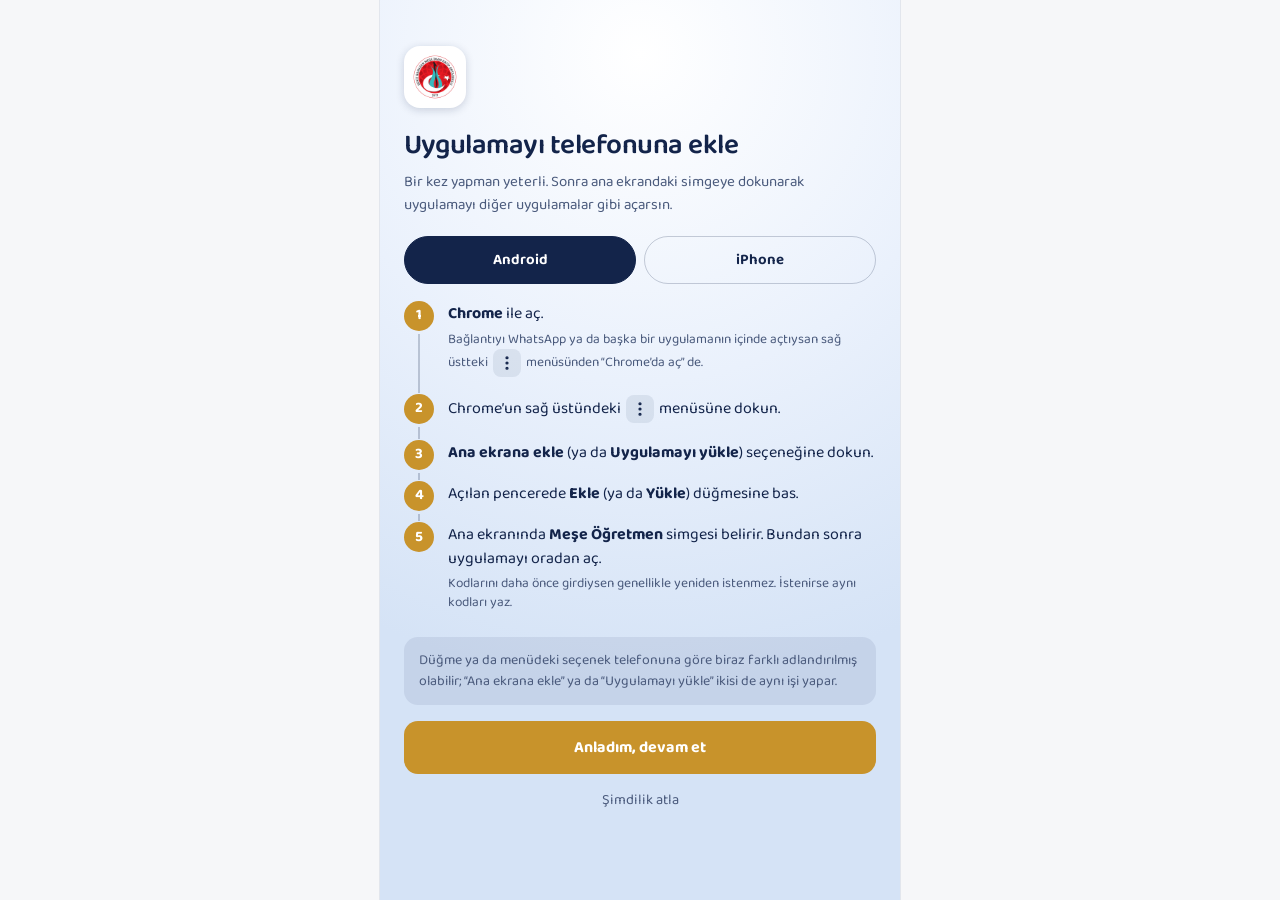
<file: index.html>
<!doctype html>
<html lang="tr"><head>
<meta charset="utf-8">
<meta name="viewport" content="width=device-width,initial-scale=1,viewport-fit=cover">
<meta name="theme-color" content="#13244A">
<meta name="apple-mobile-web-app-capable" content="yes">
<meta name="mobile-web-app-capable" content="yes">
<meta name="apple-mobile-web-app-status-bar-style" content="black-translucent">
<meta name="apple-mobile-web-app-title" content="Meşe Öğretmen">
<meta name="robots" content="noindex,nofollow">
<title>Meşe Öğretmen</title>
<link rel="manifest" href="manifest.webmanifest">
<link rel="apple-touch-icon" href="ikon/apple-180.png?v=2">
<link rel="icon" href="ikon/ikon-192.png?v=2">
<link rel="stylesheet" href="app.css">
<style id="splcss">
#spl{position:fixed;inset:0;z-index:99999;display:flex;flex-direction:column;align-items:center;justify-content:center;gap:0;padding:24px;text-align:center;color:#13244A;background:radial-gradient(120% 80% at 50% 18%,#FFFFFF 0,#EAF1FC 52%,#D5E3F6 100%);font-family:system-ui,-apple-system,"Segoe UI",Roboto,sans-serif;transition:opacity .45s ease,visibility .45s}
#spl.bit{opacity:0;visibility:hidden;pointer-events:none}
#spl .l3{position:relative;width:168px;height:168px;margin:0 auto 6px;animation:splN 2.8s ease-in-out infinite}
#spl .l3:before{content:"";position:absolute;left:6%;right:-4%;bottom:-14px;height:22px;border-radius:50%;background:radial-gradient(ellipse at center,rgba(11,31,63,.55) 0%,rgba(11,31,63,.28) 45%,rgba(11,31,63,0) 72%);filter:blur(3px)}
#spl .l3:after{content:"";position:absolute;inset:2px;border-radius:50%;pointer-events:none;z-index:2;background:radial-gradient(circle at 30% 22%,rgba(255,255,255,.20) 0%,rgba(255,255,255,0) 40%);box-shadow:inset 1.5px 2px 2px rgba(255,255,255,.7),inset -2px -3px 4px rgba(11,31,63,.30)}
#spl .l3 img{position:relative;z-index:1;width:100%;height:100%;object-fit:contain;display:block;filter:drop-shadow(1px 2px 1px rgba(11,31,63,.55)) drop-shadow(4px 8px 7px rgba(11,31,63,.38)) drop-shadow(10px 18px 16px rgba(11,31,63,.22))}
#spl h1{margin:36px 0 0;font-size:24px;font-weight:650;letter-spacing:-.3px;color:#13244A}
#spl p{margin:8px 0 0;font-size:16px;color:#4A5A7C;min-height:22px}
#spl small{margin-top:26px;font-size:12.5px;letter-spacing:.3px;color:#7C8AA6}
#spl .dt{display:flex;gap:7px;margin-top:26px}
#spl .dt i{width:7px;height:7px;border-radius:50%;background:#C8932B;opacity:.25;animation:splB 1.1s ease-in-out infinite}
#spl .dt i:nth-child(2){animation-delay:.18s}#spl .dt i:nth-child(3){animation-delay:.36s}
@keyframes splB{0%,100%{opacity:.25;transform:scale(.8)}40%{opacity:1;transform:scale(1.18)}}
@keyframes splN{0%,100%{transform:scale(1)}50%{transform:scale(1.03)}}
@media(prefers-color-scheme:dark){#spl{color:#fff;background:radial-gradient(120% 80% at 50% 25%,#1E3563 0,#13244A 55%,#0B1429 100%)}#spl h1{color:#fff}#spl p{color:#C9D3EA}#spl small{color:#8E9CBA}}
@media(prefers-reduced-motion:reduce){#spl .l3,#spl .dt i{animation:none}#spl .dt i{opacity:.7}}
</style>

</head><body>
<div id="spl" role="status" aria-live="polite" aria-label="Yükleniyor"><div class="l3"><img src="ikon/logo.png" alt="" width="168" height="168"></div><h1>Meşe Öğretmen</h1><p id="splh">Hoş geldin</p><div class="dt" aria-hidden="true"><i></i><i></i><i></i></div></div>
<script src="acilis.js"></script>
<div class="phone" id="ph">
<div class="mini" id="mini"><b id="mb"></b><span id="ms"></span></div>
<div class="lock" id="lock"></div>
<div class="lock kap" id="kap"></div>
<div class="scr" id="scr"><div class="top" id="top"></div><div id="t0"></div><div id="t1" hidden></div><div id="t2" hidden></div><div id="t3" hidden></div><div id="t4" hidden></div></div>
<div class="shd" id="shd"></div><div class="sh" id="ns"></div><div class="sh" id="sh"></div>
<div class="cov" id="cov"></div><aside class="cek" id="cek" aria-label="Menü ve profil"></aside><div class="dtd" id="dtd"></div><div class="dt" id="dt" role="dialog" aria-modal="true" aria-label="Ayrıntı"></div>
<nav><button type="button" data-t="0" class="on"><svg viewBox="0 0 24 24"><circle cx="12" cy="12" r="8.5"/><path d="M12 7.5V12l3 2"/></svg>Bugün</button><button type="button" data-t="1"><svg viewBox="0 0 24 24"><circle cx="12" cy="8" r="3.8"/><path d="M4.5 20c1-3.8 3.9-5.6 7.5-5.6s6.5 1.8 7.5 5.6"/></svg>Programım</button><button type="button" data-t="2" id="nvw" style="display:none"><svg viewBox="0 0 24 24"><rect x="3.5" y="5" width="17" height="15.5" rx="3"/><path d="M8 3v4M16 3v4M3.5 10h17"/></svg>Takvim</button><button type="button" data-t="3" id="nvp" style="display:none"><svg viewBox="0 0 24 24"><path d="M5 4h11v16H7a2 2 0 0 1-2-2z"/><path d="M16 8h3v10a2 2 0 0 1-2 2M8.5 8.5h4M8.5 12h4"/></svg>Pano</button></nav>
</div>
<noscript><p style="padding:24px;font:16px system-ui">Bu uygulama JavaScript gerektirir.</p></noscript>
<script src="config.js"></script>
<script src="kilavuz.js"></script>
<script src="app.js"></script>
<script src="erisim.js"></script>
</body></html>
</file>
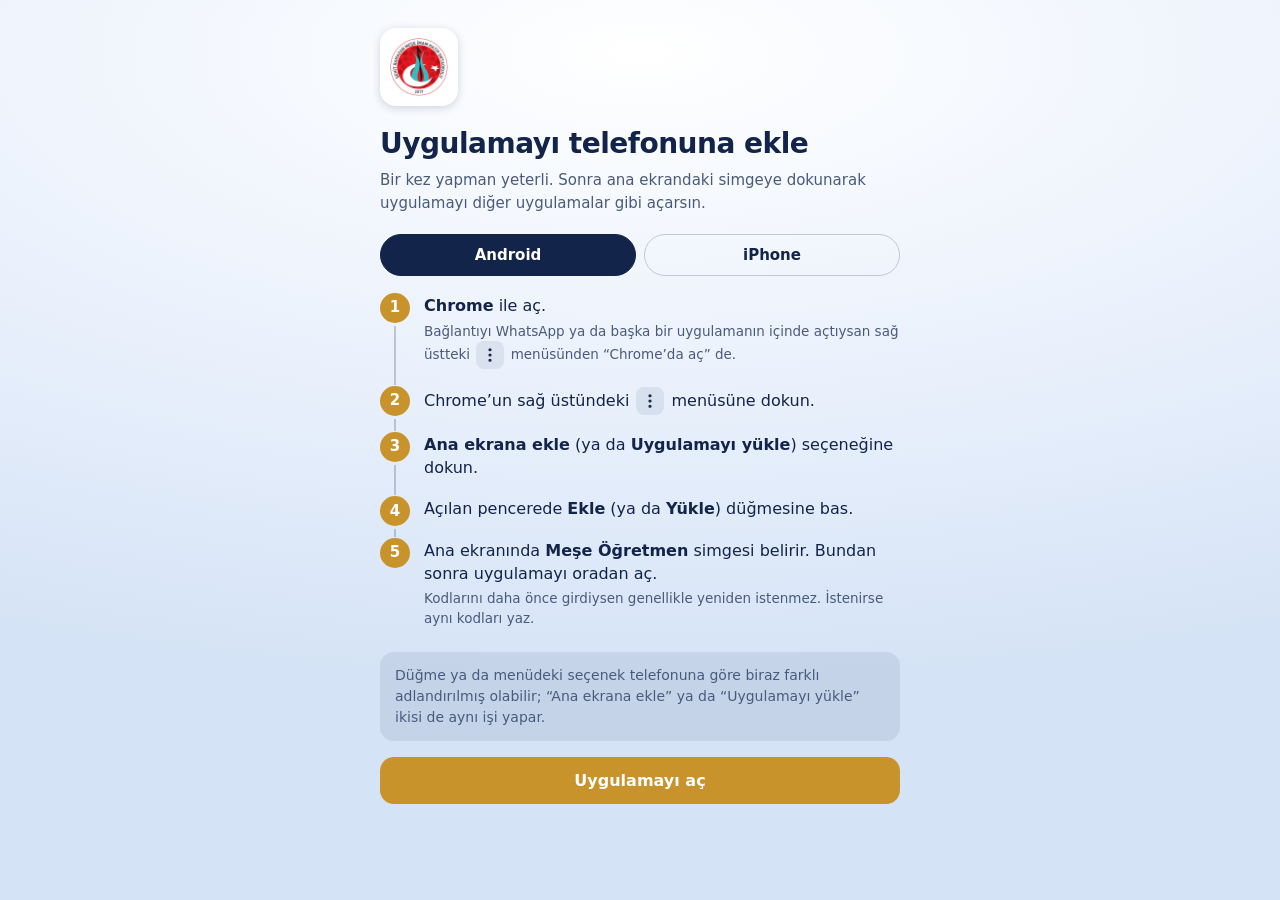
<file: kilavuz.html>
<!doctype html>
<html lang="tr"><head>
<meta charset="utf-8">
<meta name="viewport" content="width=device-width,initial-scale=1,viewport-fit=cover">
<meta name="theme-color" content="#13244A">
<meta name="robots" content="noindex,nofollow">
<title>Meşe Öğretmen · Ana ekrana ekleme kılavuzu</title>
<link rel="icon" href="ikon/ikon-192.png?v=2">
<style>
html,body{margin:0;min-height:100%}
body{background:radial-gradient(120% 70% at 50% 6%,#FFFFFF 0,#EAF1FC 52%,#D5E3F6 100%) fixed;color:#13244A;font-family:system-ui,-apple-system,"Segoe UI",Roboto,sans-serif;padding:max(28px,env(safe-area-inset-top)) 22px max(28px,env(safe-area-inset-bottom));-webkit-text-size-adjust:100%}
@media(prefers-color-scheme:dark){body{background:radial-gradient(120% 70% at 50% 6%,#1E3563 0,#14264E 55%,#0B1429 100%) fixed;color:#fff}}
</style>
</head><body>
<div id="k"></div>
<noscript><p>Bu kılavuz JavaScript gerektirir.</p></noscript>
<script src="config.js"></script>
<script src="kilavuz.js"></script>
<script>
OGR_KLV.ciz(document.getElementById('k'), { birincil: 'Uygulamayı aç', bitti: function () { location.href = './'; } });
</script>
</body></html>
</file>
<file: app.css>
@font-face{font-family:'Baloo 2';font-style:normal;font-weight:400 800;font-display:swap;src:url(fonts/baloo-latin-ext.woff2) format('woff2');unicode-range:U+0100-02BA,U+02BD-02C5,U+02C7-02CC,U+02CE-02D7,U+02DD-02FF,U+0304,U+0308,U+0329,U+1D00-1DBF,U+1E00-1E9F,U+1EF2-1EFF,U+2020,U+20A0-20AB,U+20AD-20C0,U+2113,U+2C60-2C7F,U+A720-A7FF}
@font-face{font-family:'Baloo 2';font-style:normal;font-weight:400 800;font-display:swap;src:url(fonts/baloo-latin.woff2) format('woff2');unicode-range:U+0000-00FF,U+0131,U+0152-0153,U+02BB-02BC,U+02C6,U+02DA,U+02DC,U+0304,U+0308,U+0329,U+2000-206F,U+20AC,U+2122,U+2191,U+2193,U+2212,U+2215,U+FEFF,U+FFFD}






:root{--ink:#13244A;--ink2:#1E3563;--paper:#F6F7F9;--surf:#FFFFFF;--tx:#121C33;--mut:#66728A;--line:#E2E6ED;--gold:#C8932B;--goldsoft:#F6EBCB;--teal:#2F8579;--onink:#FFFFFF;--fs:1}
@media(prefers-color-scheme:dark){:root:not([data-th=light]){--paper:#0B1429;--surf:#111C38;--tx:#E8EDF8;--mut:#8E9CBA;--line:#22305A;--goldsoft:#3A3014;--ink:#14264E}}
:root[data-th=dark]{--paper:#0B1429;--surf:#111C38;--tx:#E8EDF8;--mut:#8E9CBA;--line:#22305A;--goldsoft:#3A3014;--ink:#14264E}
:root[data-ac=mavi]{--gold:#3D8FE0;--goldsoft:#DCEBFB}:root[data-ac=yesil]{--gold:#2E9E73;--goldsoft:#D6F0E4}:root[data-ac=mor]{--gold:#7F62E0;--goldsoft:#E6DFFB}:root[data-ac=kirmizi]{--gold:#D8584A;--goldsoft:#FADEDA}
/* Gece modu + vurgu rengi: açık pastel zemin yazıyı siliyordu (bugün kutusu, seçili kazanım). Koyu zemin değerleri */
@media(prefers-color-scheme:dark){:root:not([data-th=light])[data-ac=mavi]{--goldsoft:#17324F}:root:not([data-th=light])[data-ac=yesil]{--goldsoft:#143A2D}:root:not([data-th=light])[data-ac=mor]{--goldsoft:#2B2552}:root:not([data-th=light])[data-ac=kirmizi]{--goldsoft:#432322}:root:not([data-th=light])[data-ac=mavi] .ey{color:#7DBBF5}:root:not([data-th=light])[data-ac=yesil] .ey{color:#55CFA2}:root:not([data-th=light])[data-ac=mor] .ey{color:#B5A3FF}:root:not([data-th=light])[data-ac=kirmizi] .ey{color:#F59A8E}}
:root[data-th=dark][data-ac=mavi]{--goldsoft:#17324F}:root[data-th=dark][data-ac=yesil]{--goldsoft:#143A2D}:root[data-th=dark][data-ac=mor]{--goldsoft:#2B2552}:root[data-th=dark][data-ac=kirmizi]{--goldsoft:#432322}:root[data-th=dark][data-ac=mavi] .ey{color:#7DBBF5}:root[data-th=dark][data-ac=yesil] .ey{color:#55CFA2}:root[data-th=dark][data-ac=mor] .ey{color:#B5A3FF}:root[data-th=dark][data-ac=kirmizi] .ey{color:#F59A8E}
*{box-sizing:border-box;margin:0;-webkit-tap-highlight-color:transparent}
.scr{height:100%;overflow-y:auto;padding-bottom:96px;scroll-behavior:smooth}
.d{font-family:'Baloo 2','Baloo 2',sans-serif}
.top{background:var(--ink);color:var(--onink);padding:14px 20px 26px;border-radius:0 0 28px 28px;position:relative}
.bar{display:flex;align-items:center;gap:10px}.who0{border:0;background:none;color:inherit;font:inherit;display:flex;align-items:center;gap:10px;padding:0;text-align:left;cursor:pointer;min-width:0;flex:1 1 auto}.who0 .nm{min-width:0}.who0 .nm b,.who0 .nm span{overflow:hidden;text-overflow:ellipsis;white-space:nowrap;display:block}.dtx .hf{display:block;font-style:normal;font-size:10.5px;opacity:.75;margin-top:1px}.bar .lg{flex:none;width:30px;height:30px;border-radius:50%;background:#fff;display:grid;place-items:center}.bar .lg img{width:26px;height:26px;object-fit:contain}
.bar b{font-size:14px;font-weight:600;letter-spacing:.1px}.bar span{display:block;font-size:11.5px;opacity:.7}.bar .r{margin-left:auto;display:flex;gap:6px;align-items:center}
.ib{border:0;background:rgba(255,255,255,.12);width:36px;height:36px;border-radius:50%;display:grid;place-items:center;cursor:pointer}.ib svg{width:19px;height:19px;stroke:#fff;fill:none;stroke-width:1.8;stroke-linecap:round}
.dtx{font-size:12.5px;opacity:.8;text-align:right;line-height:1.25}.dtx b{display:block;font-size:15px;font-weight:600;opacity:1}
.ey{margin-top:24px;font-size:15px;font-weight:600;color:var(--gold)}.ey.br{color:#79D1C3}
.big{font-size:84px;line-height:.95;font-weight:600;letter-spacing:-2.5px;font-variant-numeric:tabular-nums;margin-top:4px}.big small{font-size:28px;letter-spacing:0;font-weight:500;opacity:.8;margin-left:6px}
.cap{font-size:15px;opacity:.82;margin-top:8px}
.rule{position:relative;height:52px;margin-top:22px}
.rule i{position:absolute;top:8px;height:14px;border-radius:4px;background:rgba(255,255,255,.22)}.rule i.p{background:rgba(255,255,255,.78)}.rule i.n{background:var(--gold)}.rule i.m:not(.p):not(.n){background:rgba(255,255,255,.22);box-shadow:inset 0 0 0 1.5px var(--gold)}
.rule s{position:absolute;top:30px;font-size:10.5px;text-decoration:none;opacity:.6;transform:translateX(-50%);font-variant-numeric:tabular-nums}.rule u{position:absolute;top:24px;width:1px;height:5px;background:rgba(255,255,255,.35)}
.rule em{position:absolute;top:0;width:2px;height:30px;background:#fff;border-radius:2px;transform:translateX(-1px)}.rule em:after{content:attr(data-t);position:absolute;top:-17px;left:50%;transform:translateX(-50%);font-style:normal;font-size:11px;font-weight:700;background:#fff;color:var(--ink);padding:1px 6px;border-radius:6px;white-space:nowrap}
.nx{margin-top:4px;font-size:14px;opacity:.85}
.hero2 .t{font-size:30px;line-height:1.12;font-weight:600;letter-spacing:-.6px;margin-top:8px}
.sec{padding:0 20px;margin-top:30px}.sec h2{font-family:'Baloo 2';font-size:19px;font-weight:600;letter-spacing:-.2px;display:flex;align-items:baseline;gap:8px}.sec h2 span{font-family:'Baloo 2';font-size:13px;font-weight:500;color:var(--mut);margin-left:auto}
.pano{display:flex;overflow-x:auto;scroll-snap-type:x mandatory;gap:0;margin:12px -20px 0;padding:0 20px;scrollbar-width:none}.pano::-webkit-scrollbar{display:none}
.ps{flex:0 0 100%;scroll-snap-align:start;border-left:3px solid var(--c,var(--gold));padding:2px 0 2px 16px;min-height:104px;margin-right:0}.ps p{font-size:12.5px;color:var(--mut);font-weight:600}.ps div{font-family:'Baloo 2';font-size:23px;line-height:1.2;font-weight:560;letter-spacing:-.3px;margin-top:6px}.ps span{display:block;font-size:14px;color:var(--mut);margin-top:8px;line-height:1.4}
.seg{display:flex;gap:5px;margin-top:12px}.seg i{height:3px;flex:1;border-radius:3px;background:var(--line)}.seg i.on{background:var(--gold)}
.rows{margin-top:6px}.rw{display:flex;gap:12px;align-items:baseline;padding:14px 0;border-bottom:1px solid var(--line)}.rw:last-child{border:0}.rw .a{flex:1;min-width:0}.rw b{font-size:16px;font-weight:650;display:block}.rw span.s{font-size:14px;color:var(--mut);line-height:1.4;display:block;margin-top:2px}.rw .z{font-size:13px;color:var(--mut);white-space:nowrap}.rw .z.g{color:var(--goldt);font-weight:700}
.dot{display:inline-block;width:7px;height:7px;border-radius:50%;background:var(--gold);margin-left:7px;vertical-align:1px}
.flow{position:relative;margin-top:10px;padding-left:58px}.rail{position:absolute;left:46px;top:6px;bottom:6px;width:2px;background:var(--line);border-radius:2px}.rail i{position:absolute;left:0;top:0;width:100%;background:var(--gold);border-radius:2px}
.cur{position:absolute;left:40px;width:14px;height:14px;margin-top:-7px;border-radius:50%;background:var(--gold);box-shadow:0 0 0 4px var(--paper);z-index:2}
.fr{position:relative;padding:10px 12px 10px 0;display:flex;align-items:baseline;gap:10px}.fr .tm{position:absolute;left:-58px;width:34px;text-align:right;font-size:12.5px;color:var(--mut);font-variant-numeric:tabular-nums;top:12px}
.fr.l{min-height:50px}.fr.l b{font-family:'Baloo 2';font-size:17px;font-weight:600}.fr .c2{margin-left:auto;font-size:14px;color:var(--mut)}
.fr.k{padding:2px 0 2px 0;min-height:24px}.fr.k b{font-size:12.5px;font-weight:500;color:var(--mut)}.fr.k .tm{top:4px;opacity:.7}
.fr.past{opacity:.5}.fr.now{background:var(--goldsoft);border-radius:12px;margin-left:-8px;padding-left:8px}.fr.now .tm{left:-50px}.fr.now b{color:var(--tx)}.fr.my .c2{color:var(--tx);font-weight:700}.fr.dim b{color:var(--mut);font-weight:500}.fr .nb{font-size:13px;font-weight:700;color:var(--goldt)}
.wk{display:flex;justify-content:space-between;margin-top:18px}.wk div{width:19%;text-align:center;padding:8px 0 10px;border-radius:14px;font-size:12.5px;color:rgba(255,255,255,.7);position:relative}.wk div b{display:block;font-family:'Baloo 2';font-size:21px;color:#fff;margin-top:3px;font-weight:600}.wk div.on{background:rgba(255,255,255,.14)}.wk div.h:after{content:"";position:absolute;bottom:3px;left:50%;margin-left:-2.5px;width:5px;height:5px;border-radius:50%;background:var(--gold)}
.tabs{display:flex;gap:22px;margin-top:22px;font-size:15px}.tabs button{border:0;background:none;color:rgba(255,255,255,.62);font:inherit;font-weight:600;padding:0 0 8px;cursor:pointer;border-bottom:2.5px solid transparent}.tabs button.on{color:#fff;border-color:var(--gold)}.tabs button{position:relative}.tabs button::after{content:"";position:absolute;left:-10px;right:-10px;top:-10px;bottom:-4px}/* 0.7.5: görünmez dokunma alanı (Ay düğmesi 17 px idi) */
.rot{margin-top:14px;border-left:3px solid var(--gold);padding:2px 0 2px 16px}.rot p{font-size:13px;color:var(--mut);font-weight:600}.rot .cp{display:flex;align-items:center;gap:12px;margin-top:8px;flex-wrap:wrap}.rot .cp div{font-family:'Baloo 2';font-size:21px;font-weight:600;letter-spacing:-.3px;line-height:1.15}.rot .cp div small{display:block;font-family:'Baloo 2';font-size:13px;color:var(--mut);font-weight:500;letter-spacing:0;margin-top:2px}.rot .cp div.o{color:var(--mut);}.rot .cp svg{width:22px;height:22px;stroke:var(--gold);fill:none;stroke-width:2;stroke-linecap:round;stroke-linejoin:round}
.lk{border:0;background:none;color:var(--goldt);font:inherit;font-weight:700;font-size:14px;padding:6px 0 0;cursor:pointer}
.empty{padding:44px 20px 0;color:var(--mut);font-size:15px;line-height:1.5}.empty b{display:block;color:var(--tx);font-family:'Baloo 2';font-size:20px;font-weight:600;margin-bottom:6px}
nav{position:absolute;left:0;right:0;bottom:0;display:flex;background:color-mix(in srgb,var(--paper) 90%,transparent);backdrop-filter:blur(14px);-webkit-backdrop-filter:blur(14px);border-top:1px solid var(--line);padding:6px 16px 20px}
nav button{flex:1;border:0;background:none;font:inherit;display:flex;flex-direction:column;align-items:center;gap:3px;color:var(--mut);font-size:12px;font-weight:600;padding:8px 0 4px;cursor:pointer;position:relative}nav button svg{width:24px;height:24px;stroke:currentColor;fill:none;stroke-width:1.7;stroke-linecap:round;stroke-linejoin:round}nav button.on{color:var(--tx)}nav button.on:before{content:"";position:absolute;top:-7px;width:26px;height:3px;border-radius:3px;background:var(--gold)}
.mini{position:absolute;left:0;right:0;top:0;z-index:15;background:var(--ink);color:#fff;padding:10px 20px;display:flex;align-items:baseline;gap:10px;transform:translateY(-110%);transition:transform .25s}.mini.on{transform:none}.mini b{font-family:'Baloo 2';font-size:22px;font-weight:600;font-variant-numeric:tabular-nums}.mini span{font-size:13px;opacity:.8}
.shd{position:absolute;inset:0;background:rgba(8,16,34,.5);opacity:0;pointer-events:none;transition:.25s;z-index:20}.shd.on{opacity:1;pointer-events:auto}
.sh{position:absolute;left:0;right:0;bottom:0;background:var(--surf);border-radius:26px 26px 0 0;padding:10px 20px 28px;transform:translateY(105%);transition:.3s cubic-bezier(.2,.8,.2,1);z-index:21;max-height:90%;overflow:auto}.sh.on{transform:none}
.sh:before{content:"";display:block;width:40px;height:4px;border-radius:4px;background:var(--line);margin:0 auto 14px}.sh h3{font-family:'Baloo 2';font-size:21px;margin-bottom:4px}.sh h4{font-size:13px;color:var(--mut);margin:18px 0 8px;font-weight:600}
.opts{display:flex;gap:8px}.opts button{flex:1;border:1.5px solid var(--line);background:none;color:var(--tx);font:inherit;font-size:14px;font-weight:650;padding:11px 0;border-radius:12px;cursor:pointer}.opts button.on{border-color:var(--gold);background:var(--goldsoft)}
.sw2{display:flex;gap:14px}.sw2 button{width:34px;height:34px;border-radius:50%;border:3px solid var(--surf);box-shadow:0 0 0 1.5px var(--line);cursor:pointer}.sw2 button.on{box-shadow:0 0 0 2.5px var(--tx)}
.tg{display:flex;align-items:center;justify-content:space-between;padding:10px 0;font-size:15px;border-bottom:1px solid var(--line)}.tg:last-of-type{border:0}.tg i{width:44px;height:26px;border-radius:13px;background:var(--line);position:relative;transition:.2s;flex:none}.tg i:after{content:"";position:absolute;top:3px;left:3px;width:20px;height:20px;border-radius:50%;background:#fff;transition:.2s;box-shadow:0 1px 3px rgba(0,0,0,.25)}.tg.on i{background:var(--teal)}.tg.on i:after{left:21px}
.fin{width:100%;margin-top:16px;border:0;background:var(--ink);color:#fff;font:inherit;font-weight:700;font-size:16px;padding:14px;border-radius:14px;cursor:pointer}
.who{display:flex;align-items:center;gap:10px;margin-top:22px}.who .av{width:40px;height:40px;border-radius:50%;background:var(--gold);color:#fff;display:grid;place-items:center;font-weight:700;font-family:'Baloo 2'}.who b{display:block;font-size:16px}.who span{font-size:13px;opacity:.75}.who button{margin-left:auto;border:1px solid rgba(255,255,255,.35);background:none;color:#fff;border-radius:99px;font:inherit;font-size:13px;padding:5px 12px;cursor:pointer}
.chips{display:flex;gap:8px;margin-top:18px}.chips button{border:1.5px solid rgba(255,255,255,.3);background:none;color:rgba(255,255,255,.85);font:inherit;font-size:13.5px;font-weight:600;padding:6px 14px;border-radius:99px;cursor:pointer}.chips button.on{background:#fff;color:var(--ink);border-color:#fff}
.lg2{display:grid;grid-template-columns:1fr 1fr;gap:10px;margin-top:12px}.lg2 a{display:block;text-decoration:none;color:var(--tx);border:1.5px solid var(--line);border-radius:14px;padding:12px 14px;background:var(--surf)}.lg2 a b{font-family:'Baloo 2';font-size:17px;font-weight:600;display:block}.lg2 a span{font-size:12.5px;color:var(--mut)}
.nw{display:block;text-decoration:none;color:inherit;padding:16px 0;border-bottom:1px solid var(--line)}.nw:last-child{border:0}.nw p{font-size:12.5px;font-weight:700;color:var(--goldt)}.nw p.e{color:var(--teal)}.nw div{font-family:'Baloo 2';font-size:20px;line-height:1.2;font-weight:600;letter-spacing:-.3px;margin-top:5px}.nw span.s{display:block;font-size:14.5px;color:var(--mut);line-height:1.4;margin-top:6px}
.nw footer{display:flex;align-items:center;gap:8px;margin-top:10px;font-size:12.5px;color:var(--mut)}.nw footer svg{width:14px;height:14px;stroke:currentColor;fill:none;stroke-width:2;stroke-linecap:round;stroke-linejoin:round;margin-left:auto}.nw footer em{font-style:normal;color:var(--tx);font-weight:650}
.tz{font-family:'Baloo 2';font-size:32px;font-weight:600;letter-spacing:-.8px;margin-top:22px}.tzs{font-size:15px;opacity:.8;margin-top:4px}
@media(prefers-reduced-motion:reduce){*{transition:none!important;scroll-behavior:auto!important}}
:focus-visible{outline:2px solid var(--gold);outline-offset:2px}

.ptabs{display:flex;gap:4px;margin-top:18px;background:rgba(255,255,255,.1);border-radius:12px;padding:3px}
.ptabs button{flex:1;border:0;background:none;color:rgba(255,255,255,.7);font:inherit;font-size:13.5px;font-weight:600;padding:8px 0;border-radius:9px;cursor:pointer}
.ptabs button.on{background:#fff;color:var(--ink)}
.stamp{display:flex;align-items:center;gap:8px;font-size:12.5px;color:var(--mut);margin-top:14px}.stamp i{width:7px;height:7px;border-radius:50%;background:var(--teal)}
.tt{display:grid;grid-template-columns:34px repeat(5,minmax(0,1fr));gap:4px;margin-top:12px}
.tt>div{min-height:42px;border-radius:9px;display:flex;flex-direction:column;align-items:center;justify-content:center;font-size:13px;font-weight:650;color:var(--tx);background:var(--surf);border:1px solid var(--line);position:relative}
.tt>.hd{background:none;border:0;min-height:30px;font-size:12px;color:var(--mut);font-weight:600}.tt>.hd.on{color:var(--tx)}.tt>.hd.on b{color:var(--gold)}
.tt>.hd b{font-family:'Baloo 2';font-size:15px;color:var(--tx)}
.tt>.no{background:none;border:0;font-size:12px;color:var(--mut);font-weight:600}
.tt>.em{background:none;border:1px dashed var(--line);color:var(--mut);font-weight:500}
.tt>.cv{border-color:var(--teal);color:var(--teal)}.tt>.cv small,.tt>.nw2 small{font-size:9.5px;font-weight:600;margin-top:1px}
.tt>div>small.ds{display:-webkit-box;-webkit-box-orient:vertical;-webkit-line-clamp:2;min-width:0;max-width:100%;padding:0 2px;box-sizing:border-box;font-size:9.5px;line-height:1.1;font-weight:500;margin-top:1px;color:inherit;opacity:.62;overflow:hidden;white-space:normal;word-break:break-word;text-align:center}
/* 0.18.1 (Meşe): tek satırlık uzun ders adı sütunu şişirmesin; tüm gün sütunları ve ders hücreleri eşit boyutta */
.tt>div{min-width:0;box-sizing:border-box}.tt>div:not(.hd){height:50px;min-height:50px;overflow:hidden}
.tt>.nw2{border-color:var(--gold);background:var(--goldsoft);color:#6b4a0c}
.tt>.td{background:#FBF6E8}
.tt>.nowc{background:var(--ink);color:#fff;border-color:var(--ink)}
.lgd{display:flex;gap:14px;flex-wrap:wrap;margin-top:12px;font-size:12px;color:var(--mut)}.lgd span{display:flex;align-items:center;gap:6px}.lgd i{width:10px;height:10px;border-radius:3px;display:inline-block}
.stat{display:flex;gap:10px;margin-top:14px}.stat div{flex:1;background:var(--surf);border:1px solid var(--line);border-radius:14px;padding:12px 14px}.stat b{display:block;font-family:'Baloo 2';font-size:24px;font-weight:600}.stat span{font-size:12.5px;color:var(--mut)}
.lock{position:absolute;inset:0;z-index:40;background:var(--ink);color:#fff;display:none;flex-direction:column;padding:70px 28px 30px}.lock.on{display:flex}
.lock img{width:62px;height:62px;border-radius:16px;background:#fff;padding:8px;object-fit:contain}
.lock h1{font-family:'Baloo 2';font-size:30px;font-weight:600;margin-top:26px;letter-spacing:-.6px;line-height:1.1}
.lock p{color:rgba(255,255,255,.7);font-size:15px;line-height:1.5;margin-top:10px}
.cod{display:flex;gap:8px;margin-top:30px}.cod i{flex:1;height:54px;border-radius:12px;border:1.5px solid rgba(255,255,255,.28);display:flex;align-items:center;justify-content:center;font-family:'Baloo 2';font-size:24px;font-weight:600;font-style:normal}.cod i.f{border-color:var(--gold)}
.kp{display:grid;grid-template-columns:repeat(3,1fr);gap:8px;margin-top:auto}.kp button{height:50px;border-radius:13px;border:0;background:rgba(255,255,255,.1);color:#fff;font:600 20px 'Baloo 2';cursor:pointer}
.lock .er{color:#ffb4a8;font-size:13.5px;margin-top:12px;min-height:18px}
.fin2{display:block;width:100%;border:0;background:none;color:#B3392C;font:inherit;font-weight:600;padding:12px 0 0;text-align:left;cursor:pointer}
.kv{display:flex;justify-content:space-between;padding:10px 0;border-bottom:1px solid var(--line);font-size:14.5px}.kv span{color:var(--mut)}

textarea#nt{width:100%;min-height:96px;border:1px solid var(--line);border-radius:14px;padding:12px 14px;font:inherit;font-size:15.5px;color:var(--tx);background:var(--paper);resize:none;margin-top:12px}
.dtr{display:flex;gap:8px}.dtr input{flex:1;min-width:0;border:1px solid var(--line);border-radius:12px;padding:11px 12px;font:inherit;font-size:15px;color:var(--tx);background:var(--paper)}
.fin3{display:block;width:100%;margin-top:10px;border:1.5px solid var(--ink);background:none;color:var(--ink);font:inherit;font-weight:650;padding:13px 0;border-radius:14px;cursor:pointer}
.tt>.hn::after{content:"";position:absolute;top:5px;right:5px;width:6px;height:6px;border-radius:50%;background:var(--gold)}
.tt>div[data-c]{cursor:pointer}
.nerr{color:#B3392C;font-size:13px;min-height:16px;margin-top:6px}
.addn{display:block;width:100%;margin-top:14px;border:1.5px dashed var(--line);background:none;color:var(--tx);font:inherit;font-weight:650;padding:13px 0;border-radius:14px;cursor:pointer}
.ptabs button{font-size:13px}

.top{background-image:radial-gradient(110% 70% at 100% 0,rgba(200,147,43,.17),transparent 62%)}
.hr{display:flex;align-items:center;gap:20px;margin:20px 0 22px}
.ring{position:relative;width:170px;height:170px;flex:none}
.ring svg{width:100%;height:100%;transform:rotate(-90deg)}
.ring .tr{fill:none;stroke:rgba(255,255,255,.12);stroke-width:9}
.ring .pg{fill:none;stroke:var(--gold);stroke-width:9;stroke-linecap:round}
.ring.br .pg{stroke:#5CC4B5}
.rc{position:absolute;inset:0;display:flex;flex-direction:column;align-items:center;justify-content:center}
.rc b{font-size:40px;font-weight:600;letter-spacing:-1.2px;color:#fff;font-variant-numeric:tabular-nums;line-height:1}
.rc span{font-size:12px;color:rgba(255,255,255,.6);margin-top:6px}
.hs{min-width:0}.hs .ey{margin:0;font-size:15px}.hs .cap{font-size:14.5px;margin-top:6px}.hs .nx{margin-top:14px;font-size:14px}
@media (prefers-reduced-motion:reduce){*{transition:none!important;animation:none!important}}

.pano{margin:12px 0 0;padding:0;scroll-padding-left:0}
.ps{border-left-width:3px}
#t1>.stamp,#t1>.tt,#t1>.lgd,#t1>.stat,#t1>.addn,#t1>.nerr,#t1>.lk{margin-left:20px;margin-right:20px}
#t1>.addn{width:auto}
nav{z-index:30}.scr{isolation:isolate}
#t1>.tt{margin-top:12px}
@keyframes sL{from{transform:translateX(26px);opacity:.2}to{transform:none;opacity:1}}
@keyframes sR{from{transform:translateX(-26px);opacity:.2}to{transform:none;opacity:1}}
.sL>div:not(.top):not(.lock){animation:sL .2s ease-out}.sR>div:not(.top):not(.lock){animation:sR .2s ease-out}

.skyc{position:relative;height:226px;border-radius:20px;overflow:hidden;margin:16px 0 4px}
/* Gökyüzü */
.skyc .sk{position:absolute;inset:0;overflow:hidden;color:#fff;}
.skyc .sk-bg{position:absolute;inset:0;}
.skyc .sk-stars{position:absolute;inset:0;}
.skyc .sk-stars i{position:absolute;border-radius:50%;background:#fff;opacity:var(--o);}
.skyc .sk-clouds{position:absolute;inset:0;animation:skDrift 70s ease-in-out infinite alternate;}
.skyc .sk-clouds b{position:absolute;border-radius:50%;background:var(--cc,#fff);}
@keyframes skDrift{from{transform:translateX(-16px);}to{transform:translateX(16px);}}
.skyc .sk-arcsvg{position:absolute;inset:0;width:100%;height:100%;}
.skyc .sk-sun{position:absolute;width:0;height:0;}
.skyc .sk-sun span{position:absolute;left:-13px;top:-13px;width:26px;height:26px;border-radius:50%;background:var(--core,#ffd27a);}
.skyc .sk-sun b{position:absolute;left:0;top:0;border-radius:50%;transform:translate(-50%,-50%);animation:skPulse 6s ease-in-out infinite;animation-delay:var(--pd,0s);}
.skyc .sk-sun .g1{width:60px;height:60px;background:var(--g1);}
.skyc .sk-sun .g2{width:94px;height:94px;background:var(--g2);}
@keyframes skPulse{0%,100%{transform:translate(-50%,-50%) scale(1);}50%{transform:translate(-50%,-50%) scale(1.08);}}
.skyc .sk-moon{position:absolute;width:40px;height:40px;transform:translate(-50%,-50%);}
.skyc .sk-tag{position:absolute;left:44px;top:14px;font-size:11px;letter-spacing:1.4px;font-weight:700;opacity:.88;text-transform:uppercase;text-shadow:0 1px 6px rgba(0,0,0,.3);}
.skyc .sk-txt{position:absolute;left:44px;top:40px;max-width:calc(26% - 10px);min-width:230px;text-shadow:0 1px 10px rgba(0,0,0,.3);}
.skyc .sk-g{font-size:34px;font-weight:700;line-height:1.1;}
.skyc .sk-s{font-size:14px;font-weight:500;line-height:1.4;margin-top:6px;opacity:.96;white-space:pre-line;}
.skyc .sk-clk{position:absolute;right:40px;top:26px;text-align:right;text-shadow:0 1px 12px rgba(0,0,0,.32);}
.skyc .sk-t{font-size:78px;font-weight:700;letter-spacing:1px;line-height:1;font-variant-numeric:tabular-nums;}
.skyc .sk-d{font-size:14px;letter-spacing:1.5px;font-weight:600;opacity:.94;margin-top:8px;text-transform:uppercase;}
.skyc .sk-inf{position:absolute;left:44px;bottom:10px;font-size:11.5px;font-weight:600;letter-spacing:.4px;opacity:.92;text-shadow:0 1px 6px rgba(0,0,0,.4);display:flex;align-items:center;gap:12px;}
.skyc .sk-inf span{display:inline-flex;align-items:center;gap:5px;}
.skyc .sk-inf svg{width:14px;height:14px;}


.skyc .sk-tag{left:38px;top:9px;font-size:9.5px;}
.skyc .sk-txt{left:0;right:0;top:0;bottom:0;max-width:none;min-width:0;pointer-events:none;}
.skyc .sk-g{position:absolute;left:38px;top:27px;font-size:21px;white-space:nowrap;} .skyc .sk-s{position:absolute;left:38px;right:38px;top:88px;margin:0;font-size:11px;line-height:1.3;}
.skyc .sk-clk{right:36px;top:22px;} .skyc .sk-t{font-size:44px;} .skyc .sk-d{font-size:10px;letter-spacing:1px;margin-top:5px;}
.skyc .sk-inf{left:38px;bottom:8px;font-size:10px;gap:8px;}
.skyc .sk-clouds{inset:auto 0 0 0;height:46%;animation-play-state:running}.skyc .sk-hz{stroke:rgba(255,255,255,.28)}.skyc .sk-inf{bottom:10px}.skyc .sk-g{font-size:24px}.skyc .sk-s{top:84px}
.skyc .sk-hz{stroke:rgba(255,255,255,.3)}

.note{margin:18px 20px 0;padding:14px 16px;border-radius:14px;background:var(--surf);border:1px solid var(--line);font-size:14.5px;line-height:1.45;color:var(--mut)}
.note b{color:var(--tx);display:block;font-size:15.5px;margin-bottom:2px}
.note.warn{background:var(--goldsoft);border-color:transparent;color:var(--tx)}
.dy{margin-top:10px;padding:14px 16px;border-radius:14px;background:var(--surf);border:1px solid var(--line)}
.dy.bugun{border-color:var(--gold);box-shadow:inset 3px 0 0 var(--gold)}
.dyu{display:flex;gap:8px;align-items:center;font-size:12.5px;margin-bottom:4px}
.dyu .tr{font-weight:700;color:var(--teal);text-transform:uppercase;letter-spacing:.4px;font-size:11.5px}
.dyu .zm{color:var(--mut);margin-left:auto}
.dy b{display:block;font-size:16px;font-weight:650}
.dy p{margin-top:4px;font-size:14.5px;line-height:1.45;color:var(--mut);white-space:pre-line;overflow-wrap:anywhere}
.dy .dl{display:flex;align-items:center;justify-content:space-between;gap:10px;margin-top:10px;padding:11px 14px;border-radius:12px;background:var(--ink);color:#fff;text-decoration:none;font-weight:650;font-size:14.5px}
.dy .dl small{font-weight:500;opacity:.75;font-size:12.5px;overflow:hidden;text-overflow:ellipsis;white-space:nowrap;min-width:0}
*{box-sizing:border-box;margin:0;padding:0}
html,body{height:100%}
body{font-family:'Baloo 2',system-ui,sans-serif;background:var(--paper);color:var(--tx);-webkit-text-size-adjust:100%;overscroll-behavior:none}
.phone{position:fixed;inset:0;margin:0 auto;max-width:520px;background:var(--paper);overflow:hidden}
@media(min-width:560px){.phone{box-shadow:0 0 0 1px var(--line)}}
button{font-family:inherit}
[hidden]{display:none!important}
.dy .dl{display:flex;align-items:baseline;gap:8px;margin-top:10px;color:var(--goldt);font-weight:700;font-size:14px;text-decoration:none}.dy .dl small{font-weight:500;color:var(--mut);font-size:12.5px}
.sky-wrap{margin:0}
.rule i.pa{background:rgba(255,255,255,.4)}
.top.dark0{background:var(--ink)}
.lock .geri{align-self:flex-start;border:0;background:none;color:rgba(255,255,255,.75);font:inherit;font-size:14px;margin-top:12px;cursor:pointer;padding:6px 0}
.lock.busy .cod{opacity:.5}
.lock p.sub{color:rgba(255,255,255,.7);font-size:15px;line-height:1.5;margin-top:10px}
.noscr{padding:20px}
.shd{z-index:34}.sh{z-index:35;padding-bottom:calc(28px + env(safe-area-inset-bottom))}
nav{padding-bottom:calc(20px + env(safe-area-inset-bottom))}
.stamp button{margin-left:auto;border:0;background:none;color:var(--goldt);font:inherit;font-weight:700;font-size:12.5px;padding:4px 0 4px 10px;cursor:pointer}
.rw.me b::after{content:" · sen";color:var(--goldt);font-weight:600;font-size:12px}
#t0>.stamp,#t2>.stamp,#t3>.stamp{margin-left:20px;margin-right:20px}
.stamp span{min-width:0;overflow:hidden;text-overflow:ellipsis;white-space:nowrap}

.hcar{margin:14px 0 0}
.hcar .sl{min-height:226px;display:flex;flex-direction:column;justify-content:center;position:relative}
.hcar .sl.one{min-height:0}
.hcar .sl>.hr,.hcar .sl>.hn{margin:0}
.hn{display:flex;align-items:center;gap:20px}
.hcar .sl>.skyc{margin:0;height:226px}
.hcar .sl.fx{animation:hfx .38s ease-out}
@keyframes hfx{from{opacity:0;transform:translateX(16px)}to{opacity:1;transform:none}}
.hsl{border-left:3px solid var(--c,var(--gold));padding:6px 0 6px 18px;margin:8px 0;position:relative}
.hsl .ey2{font-size:13px;font-weight:700;letter-spacing:.6px;text-transform:uppercase;color:var(--c,var(--gold))}
.hsl .ttl{font-size:30px;line-height:1.14;font-weight:600;letter-spacing:-.6px;margin-top:10px;color:#fff}
.hsl .cap{font-size:15px;opacity:.85;margin-top:10px;line-height:1.4}
.hct{display:flex;align-items:center;gap:6px;margin-top:12px}
.hct .hb{flex:none;width:36px;height:36px;border-radius:50%;border:0;background:rgba(255,255,255,.1);color:#fff;display:grid;place-items:center;cursor:pointer;padding:0}
.hct .hb svg{width:18px;height:18px;fill:none;stroke:currentColor;stroke-width:2.4;stroke-linecap:round;stroke-linejoin:round}
.hct .hb.hx{margin-left:auto;background:rgba(255,255,255,.16)}
.hct .hd{flex:1;display:flex;justify-content:center;gap:2px}
.hct .hd i{position:relative;width:22px;height:30px;display:block;cursor:pointer}
.hct .hd i::before{content:"";position:absolute;left:5px;right:5px;top:13px;height:4px;border-radius:4px;background:rgba(255,255,255,.28);transition:all .25s}
.hct .hd i.on::before{left:1px;right:1px;background:var(--gold)}
.hsl{overflow:hidden;min-height:150px;display:flex;flex-direction:column;justify-content:center}
.hsl::after{content:"";position:absolute;right:-46px;top:50%;width:150px;height:150px;margin-top:-75px;border-radius:50%;border:2px solid rgba(255,255,255,.08);box-shadow:0 0 0 24px rgba(255,255,255,.035),0 0 0 50px rgba(255,255,255,.02);pointer-events:none}
.hsl>*{position:relative;z-index:1}

/* ---- etkileşim ---- */
.hcar .sl[data-dt]{cursor:pointer}
.hsl .go{position:absolute;right:0;top:50%;margin-top:-16px;width:32px;height:32px;border-radius:50%;background:rgba(255,255,255,.12);display:grid;place-items:center;z-index:2}
.hsl .go svg{width:16px;height:16px;fill:none;stroke:#fff;stroke-width:2.6;stroke-linecap:round;stroke-linejoin:round}
.hsl{padding-right:44px}
.hct .hsp{flex:1}
.hct .pill{flex:none;height:34px;border:0;border-radius:17px;padding:0 13px 0 10px;background:rgba(255,255,255,.14);color:#fff;font:inherit;font-size:13px;font-weight:650;display:flex;align-items:center;gap:6px;cursor:pointer;margin-left:6px}
.hct .pill svg{width:17px;height:17px;fill:none;stroke:currentColor;stroke-width:2.1;stroke-linecap:round;stroke-linejoin:round}
.hct .hb,.hct .pill{transition:transform .12s,background .15s}.hct .hb:active,.hct .pill:active{transform:scale(.9);background:rgba(255,255,255,.28)}
[data-dt],[data-go-tab]{cursor:pointer;-webkit-tap-highlight-color:transparent}
.rw[data-dt],.rw[data-go-tab]{transition:background .15s,transform .12s;position:relative;padding-right:22px}
.rw[data-dt]::after,.rw[data-go-tab]::after{content:"";position:absolute;right:2px;top:50%;width:7px;height:7px;margin-top:-5px;border-right:2px solid var(--mut);border-top:2px solid var(--mut);transform:rotate(45deg);opacity:.5}
.rw[data-dt]:active,.rw[data-go-tab]:active,.fr[data-dt]:active,.rot[data-dt]:active{background:var(--goldsoft);transform:scale(.985)}
.rw.dim b{opacity:.55}
.rw.sel{background:var(--goldsoft);border-radius:12px}
.fr[data-dt],.wk>div[data-dt]{transition:transform .12s,background .15s}
.wk>div[data-dt]:active{transform:scale(.92)}
.rot[data-dt]{cursor:pointer;transition:transform .12s}
.dtd{position:absolute;inset:0;background:rgba(5,10,25,.5);opacity:0;pointer-events:none;transition:opacity .28s;z-index:40}
.dtd.on{opacity:1;pointer-events:auto}
.dt{position:absolute;left:0;right:0;bottom:0;top:44px;background:var(--paper);border-radius:24px 24px 0 0;transform:translateY(106%);transition:transform .32s cubic-bezier(.2,.85,.25,1);z-index:41;display:flex;flex-direction:column;box-shadow:0 -12px 44px rgba(0,0,0,.3)}
.dt.on{transform:none}
.dt .dh{display:flex;align-items:center;gap:12px;padding:16px 16px 10px;flex:none}
.dt .dh h3{font-size:19px;font-weight:600;letter-spacing:-.3px;margin:0}
.dt .dback{width:38px;height:38px;border-radius:50%;border:0;background:var(--surf);color:var(--tx);display:grid;place-items:center;box-shadow:0 0 0 1px var(--line);cursor:pointer;padding:0;transform:rotate(-90deg)}
.dt .dback svg{width:18px;height:18px;fill:none;stroke:currentColor;stroke-width:2.4;stroke-linecap:round;stroke-linejoin:round;transform:rotate(90deg)}
.dt .dback svg{transform:none}.dt .dback{transform:none}
.dt .db{flex:1;overflow:auto;padding:4px 20px calc(30px + env(safe-area-inset-bottom));-webkit-overflow-scrolling:touch}
.dbig{font-size:40px;font-weight:600;letter-spacing:-1px;line-height:1.05;margin-top:6px}
.dsub{font-size:15px;color:var(--mut);margin-top:8px}
.dmt{font-size:16px;line-height:1.5;margin:16px 0 4px;white-space:pre-wrap}
.kvs{margin:18px 0 8px}.kvs .kv{padding:12px 0}
.chp{display:flex;gap:8px;flex-wrap:wrap;margin:6px 0 14px}.chp span{background:var(--goldsoft);border-radius:14px;padding:6px 12px;font-size:13px;font-weight:600}
.dt .rows{margin-top:14px}
.dt .lk{width:100%}
.demo-bar{position:fixed;left:0;right:0;top:0;height:40px;background:#0A1020;color:#fff;z-index:99;display:flex;gap:6px;align-items:center;padding:0 10px;overflow-x:auto;white-space:nowrap;font:600 12px system-ui,sans-serif;scrollbar-width:none}
.demo-bar b{opacity:.65;margin-right:2px;font-weight:600}
.demo-bar button{border:0;border-radius:14px;padding:6px 11px;background:#22305A;color:#fff;font:inherit;cursor:pointer}
.demo-bar button.on{background:#C8932B;color:#13244A}
body.demo .phone{top:40px}
a.dl{display:flex;align-items:baseline;gap:8px;margin-top:8px;color:var(--goldt);font-weight:700;font-size:14px;text-decoration:none}
a.dl small{font-weight:500;color:var(--mut);font-size:12.5px}
.dt a.dl{align-items:center;justify-content:space-between;gap:10px;margin-top:18px;padding:15px 16px;border-radius:14px;background:var(--ink);color:#fff;font-size:15.5px}
.dt a.dl small{color:rgba(255,255,255,.7)}
.hsl{border-left:0;border-radius:22px;background:linear-gradient(135deg,rgba(255,255,255,.1),rgba(255,255,255,.02) 70%);box-shadow:inset 0 0 0 1px rgba(255,255,255,.09);padding:24px 58px 24px 24px;margin:6px 0}
.hsl::before{content:"";position:absolute;left:0;top:24px;bottom:24px;width:4px;border-radius:0 4px 4px 0;background:var(--c,var(--gold))}
.hsl .go{right:14px}
.hct .hd{min-width:0;overflow:hidden}.hct .hd i{width:18px}
.hct .pill.ik{width:36px;height:36px;padding:0;justify-content:center;margin-left:0}
.hct .pill.ik span{display:none}
#o_ap{display:flex;flex-wrap:wrap;gap:8px}#o_ap button{flex:0 0 auto;padding:0 16px;min-height:44px}

/* ---- görünüm rötuşu (2) ---- */
.hcar{margin-top:8px}
.hcar .sl{min-height:190px}
.hcar .sl>.skyc{height:196px;border-radius:22px}
.ring{width:142px;height:142px}
.ring .tr,.ring .pg{stroke-width:7}
.ring .tk{stroke:rgba(255,255,255,.2);stroke-width:1}.ring .tk.l{stroke:rgba(255,255,255,.5);stroke-width:1.6}
.ring .pg.son{stroke:#5CC4B5}
.rc b{font-size:33px;letter-spacing:-1px}.rc span{font-size:11.5px}
.rc .sd{display:inline-block;animation:tkd .4s ease-out}
@keyframes tkd{from{opacity:.15;transform:translateY(-8px)}to{opacity:1;transform:none}}
.hr,.hn{gap:16px}
.hs .ey{display:inline-flex;align-items:center;padding:4px 12px;border-radius:12px;background:rgba(200,147,43,.2);font-size:13.5px;font-weight:700}
.hs .ey.br{background:rgba(92,196,181,.2)}
.hs .cap{font-size:14px;margin-top:10px}.hs .nx{margin-top:10px;font-size:13.5px}
.rule{margin-top:14px;height:50px}
.rule i{height:16px;border-radius:6px}
.rule i.n{box-shadow:0 0 14px rgba(200,147,43,.55)}
.rule em{height:34px;box-shadow:0 0 10px rgba(255,255,255,.55)}
.rule em::before{content:"";position:absolute;left:50%;bottom:-3px;width:8px;height:8px;margin-left:-4px;border-radius:50%;background:#fff;box-shadow:0 0 0 3px rgba(255,255,255,.25)}
.rule em:after{border-radius:9px;padding:3px 9px;box-shadow:0 6px 16px rgba(0,0,0,.28)}
.hsl{border-radius:22px;padding:16px 20px 18px;border:0;min-height:0;margin:0;
  background:radial-gradient(120% 110% at 100% 0%,color-mix(in srgb,var(--c) 30%,transparent),transparent 62%),linear-gradient(165deg,rgba(255,255,255,.09),rgba(255,255,255,.015));
  box-shadow:inset 0 0 0 1px rgba(255,255,255,.11),inset 0 1px 0 rgba(255,255,255,.15)}
.hsl::before,.hsl::after{display:none}
.hrow{display:flex;align-items:center;gap:10px}
.hic{width:30px;height:30px;border-radius:10px;background:color-mix(in srgb,var(--c) 26%,transparent);display:grid;place-items:center;color:var(--c);flex:none}
.hic svg{width:17px;height:17px;fill:none;stroke:currentColor;stroke-width:2;stroke-linecap:round;stroke-linejoin:round}
.hcnt{margin-left:auto;font-size:12px;font-weight:600;opacity:.6;font-variant-numeric:tabular-nums}
.hsl .ttl{font-size:25px;margin-top:14px;padding-right:34px}
.hsl .cap{font-size:14px;margin-top:8px;opacity:.82;line-height:1.35;padding-right:34px}
.hsl .go{right:14px;top:auto;bottom:16px;margin-top:0;width:30px;height:30px}
.hct{margin-top:8px}.hct .hb{width:32px;height:32px}.hct .pill.ik{width:32px;height:32px}.hct .pill{height:32px}.hct .hd i{height:26px}.hct .hd i::before{top:11px}
.rail{background:repeating-linear-gradient(to bottom,var(--line) 0 4px,transparent 4px 9px)}
.rail i{background:linear-gradient(to bottom,var(--gold),#E3B24E);box-shadow:0 0 8px rgba(200,147,43,.45)}
.cur{left:38px;width:18px;height:18px;margin-top:-9px;box-shadow:0 0 0 4px var(--paper),0 0 0 4px rgba(200,147,43,.5);animation:curp 2.4s ease-out infinite}
.cur::after{content:"";position:absolute;inset:5px;border-radius:50%;background:var(--paper)}
@keyframes curp{0%{box-shadow:0 0 0 4px var(--paper),0 0 0 4px rgba(200,147,43,.55)}75%,100%{box-shadow:0 0 0 4px var(--paper),0 0 0 15px rgba(200,147,43,0)}}
.fr.now::after{content:attr(data-k);position:absolute;right:12px;bottom:7px;font-size:12px;font-weight:700;color:var(--goldt)}
.fr.l.past b::before{content:"";display:inline-block;width:5px;height:9px;border:solid var(--teal);border-width:0 2px 2px 0;transform:rotate(40deg);margin:0 9px 2px 2px}
@media (prefers-reduced-motion:reduce){.cur,.rc .sd{animation:none}}
.rc b .sd{font-size:inherit;opacity:1;display:inline-block}

/* ---- Günüm / Yaklaşanlar / Takvim ---- */
.sg{display:inline-flex;margin-top:12px;padding:3px;border-radius:12px;background:var(--surf);box-shadow:inset 0 0 0 1px var(--line)}
.sg button{border:0;background:none;font:inherit;font-size:14px;font-weight:650;color:var(--mut);padding:7px 16px;border-radius:9px;cursor:pointer}
.sg button.on{background:var(--ink);color:#fff}.sg button:disabled{opacity:.4}
.gstrip,.ystrip{display:flex;gap:10px;overflow-x:auto;margin:14px -20px 0;padding:2px 20px 6px;scroll-snap-type:x proximity;scrollbar-width:none;-webkit-overflow-scrolling:touch}
.gstrip::-webkit-scrollbar,.ystrip::-webkit-scrollbar{display:none}
.gk{flex:none;width:112px;scroll-snap-align:center;text-align:left;border:0;font:inherit;color:var(--tx);background:var(--surf);border-radius:18px;padding:13px 13px 15px;box-shadow:inset 0 0 0 1px var(--line);position:relative;overflow:hidden;cursor:pointer;display:flex;flex-direction:column;gap:2px}
.gk .n{font-size:12.5px;font-weight:650;color:var(--mut)}
.gk .d{font-size:27px;font-weight:600;letter-spacing:-.8px;line-height:1.1;margin-top:4px}
.gk .e{font-size:11.5px;color:var(--mut)}
.gk .c{font-size:14px;font-weight:700;margin-top:9px;min-height:19px}
.gk.bos .c{color:var(--mut);font-weight:600}.gk.bos{background:transparent;border:1.5px dashed var(--line);box-shadow:none}
.gk .k{font-size:11.5px;font-weight:700;color:var(--goldt);min-height:14px;margin-top:2px}
.gk .pb{position:absolute;left:0;right:0;bottom:0;height:4px;background:transparent}.gk .pb u{display:block;height:100%;width:0;background:var(--gold);border-radius:0 4px 4px 0;transition:width 1s linear}
.gk.past{opacity:.5}.gk.past .k{color:var(--teal)}
.gk.now{background:linear-gradient(165deg,color-mix(in srgb,var(--gold) 22%,var(--surf)),var(--surf));box-shadow:inset 0 0 0 2px var(--gold),0 8px 20px -10px var(--gold);width:128px}
.tls{display:grid;grid-template-columns:1fr 1fr;gap:10px;margin-top:12px}
.tl{border:0;font:inherit;text-align:left;color:var(--tx);cursor:pointer;background:var(--surf);border-radius:18px;padding:14px 15px 15px;box-shadow:inset 0 0 0 1px var(--line);display:grid;grid-template-columns:auto 1fr;column-gap:10px;align-items:center;position:relative}
.tl .ti{width:30px;height:30px;border-radius:10px;background:color-mix(in srgb,var(--c) 18%,transparent);color:var(--c);display:grid;place-items:center}
.tl .ti svg{width:17px;height:17px;fill:none;stroke:currentColor;stroke-width:2;stroke-linecap:round;stroke-linejoin:round}
.tl .te{font-size:12.5px;font-weight:650;color:var(--mut)}
.tl b{grid-column:1/-1;font-size:21px;font-weight:600;letter-spacing:-.4px;margin-top:10px;white-space:nowrap;overflow:hidden;text-overflow:ellipsis}
.tl .ta{grid-column:1/-1;font-size:13px;color:var(--mut);margin-top:2px;white-space:nowrap;overflow:hidden;text-overflow:ellipsis}
.yc{flex:none;width:150px;scroll-snap-align:start;text-align:left;border:0;font:inherit;color:var(--tx);cursor:pointer;border-radius:18px;padding:13px 14px 15px;background:linear-gradient(165deg,color-mix(in srgb,var(--c) 16%,var(--surf)),var(--surf) 70%);box-shadow:inset 0 0 0 1px color-mix(in srgb,var(--c) 28%,var(--line));display:flex;flex-direction:column;gap:3px}
.yc .yk2{font-size:11.5px;font-weight:700;color:var(--c);text-transform:uppercase;letter-spacing:.4px;margin-top:8px}
.yc b{font-size:15.5px;font-weight:650;line-height:1.2}.yc .ya{font-size:12.5px;color:var(--mut);overflow:hidden;display:-webkit-box;-webkit-line-clamp:2;-webkit-box-orient:vertical}
.yd{display:flex;flex-direction:column;align-items:center;justify-content:center;width:46px;flex:none}.yc .yd{align-items:flex-start;width:auto}
.yd .dn{font-family:'Baloo 2';font-size:25px;font-weight:600;line-height:1;letter-spacing:-.5px}.yd .dm{font-size:11.5px;font-weight:700;color:var(--mut);text-transform:uppercase;margin-top:2px}
.nws{margin-top:10px;display:flex;flex-direction:column;gap:10px}
.nc{display:flex;gap:12px;align-items:flex-start;padding:14px;border-radius:18px;cursor:pointer;background:linear-gradient(120deg,color-mix(in srgb,var(--c) 13%,var(--surf)),var(--surf) 65%);box-shadow:inset 0 0 0 1px color-mix(in srgb,var(--c) 22%,var(--line))}
.nc .hic{width:34px;height:34px;background:color-mix(in srgb,var(--c) 22%,transparent);color:var(--c)}.nc .hic svg{width:18px;height:18px}
.nc .a{flex:1;min-width:0}.nc b{font-size:16px;font-weight:650;display:block}.nc .s{display:block;font-size:14px;color:var(--mut);margin-top:3px;line-height:1.35}.nc .z{font-size:12.5px;color:var(--mut);white-space:nowrap;padding-top:2px}
.tz.d + .tabs{margin-top:14px}
.mn{display:flex;align-items:center;gap:6px;margin-top:16px}.mn b{font-size:21px;font-weight:600;flex:1;text-align:center;letter-spacing:-.3px}
.mn button{border:0;width:36px;height:36px;border-radius:50%;background:rgba(255,255,255,.12);color:#fff;display:grid;place-items:center;cursor:pointer;font:inherit}.mn button svg{width:18px;height:18px;fill:none;stroke:currentColor;stroke-width:2.2;stroke-linecap:round;stroke-linejoin:round}
.mn button.bg{width:auto;padding:0 14px;border-radius:18px;font-size:13px;font-weight:700;background:var(--gold)}
.kf{margin:14px 20px 0;overflow-x:auto;scrollbar-width:none}.kf::-webkit-scrollbar{display:none}
.kf button{flex:none;display:inline-flex;align-items:center;gap:7px;border:1.5px solid var(--line)!important;background:var(--surf)!important;color:var(--tx)!important;font-size:13.5px!important;padding:6px 13px!important}
.kf button.on{background:var(--ink)!important;color:#fff!important;border-color:var(--ink)!important}
.kd{width:9px;height:9px;border-radius:50%;display:inline-block}
.mg{display:grid;grid-template-columns:repeat(7,1fr);gap:4px;margin:14px 14px 0}
.mh{text-align:center;font-size:11.5px;font-weight:700;color:var(--mut);padding:4px 0}
.mc{border:0;font:inherit;color:var(--tx);background:var(--surf);border-radius:12px;height:52px;display:flex;flex-direction:column;align-items:center;justify-content:center;gap:5px;cursor:pointer;box-shadow:inset 0 0 0 1px var(--line);padding:0}
.mc.out{background:none;box-shadow:none;cursor:default}.mc span{font-size:15px;font-weight:650;line-height:1}
.mc em{display:flex;gap:3px;height:6px}.mc em i{width:6px;height:6px;border-radius:50%}
.mc.we{color:var(--mut)}.mc.hol{background:color-mix(in srgb,#D8584A 16%,var(--surf));box-shadow:inset 0 0 0 1px color-mix(in srgb,#D8584A 35%,var(--line))}
.mc.td{box-shadow:inset 0 0 0 2px var(--gold);background:var(--goldsoft)}.mc.td span{font-weight:800}
.rw.ev{align-items:center;gap:14px;border-left:3px solid var(--c);padding-left:12px;margin-top:8px;border-radius:2px;border-bottom:0;background:linear-gradient(90deg,color-mix(in srgb,var(--c) 9%,transparent),transparent 70%)}
.dt .rw.ev{margin-top:6px}
.rw.ev .yd{width:40px}
@media (prefers-reduced-motion:reduce){.gk .pb u{transition:none}}

.mc.exw{background:color-mix(in srgb,#7F62E0 15%,var(--surf));box-shadow:inset 0 0 0 1px color-mix(in srgb,#7F62E0 32%,var(--line))}
.mc.td.exw{box-shadow:inset 0 0 0 2px var(--gold)}
.sk2{margin:16px 14px 0;padding:14px 14px 8px;border-radius:20px;background:linear-gradient(150deg,color-mix(in srgb,var(--c) 16%,var(--surf)),var(--surf) 72%);box-shadow:inset 0 0 0 1px color-mix(in srgb,var(--c) 30%,var(--line))}
.sk2h{display:flex;align-items:center;gap:11px}.sk2h .hic{width:34px;height:34px;background:color-mix(in srgb,var(--c) 22%,transparent);color:var(--c)}.sk2h .hic svg{width:18px;height:18px}
.sk2h b{font-size:17px;font-weight:600;display:block}.sk2h span{font-size:13px;color:var(--mut)}
.sk2w{display:grid;width:100%;text-align:left;border:0;font:inherit;color:var(--tx);cursor:pointer;margin-top:12px;padding:11px 13px;border-radius:14px;background:color-mix(in srgb,var(--c) 18%,transparent);gap:1px}
.sk2w em{font-style:normal;font-size:11.5px;font-weight:700;text-transform:uppercase;letter-spacing:.4px;color:var(--c)}.sk2w b{font-size:16px;font-weight:650}.sk2w span{font-size:13px;color:var(--mut)}
.sk2l{margin-top:6px}.sk2r{display:flex;gap:12px;align-items:center;width:100%;text-align:left;border:0;background:none;font:inherit;color:var(--tx);cursor:pointer;padding:10px 0;border-top:1px solid color-mix(in srgb,var(--c) 18%,var(--line))}
.sk2r .a{flex:1;min-width:0;display:flex;flex-direction:column}.sk2r .a b{font-size:15.5px;font-weight:650}.sk2r .a span{font-size:13px;color:var(--mut)}

/* ---- Günüm düzenleri: A ızgara, B liste, D kadran ---- */
.gx{font:inherit;color:var(--tx);border:0;cursor:pointer;position:relative;overflow:hidden;text-align:left}
.gx .pb{position:absolute;left:0;right:0;bottom:0;height:4px}.gx .pb u{display:block;height:100%;width:0;background:var(--gold);border-radius:0 4px 4px 0;transition:width 1s linear}
.ggrid{display:grid;grid-template-columns:repeat(4,1fr);gap:8px;margin-top:14px}
.gt{background:var(--surf);border-radius:16px;padding:10px 10px 13px;box-shadow:inset 0 0 0 1px var(--line);display:flex;flex-direction:column;gap:1px;min-height:92px}
.gt .n{font-size:11.5px;font-weight:700;color:var(--mut)}
.gt .d{font-size:19px;font-weight:600;letter-spacing:-.4px;margin-top:3px}
.gt .c{font-size:13.5px;font-weight:700;margin-top:auto}
.gt .k{font-size:10.5px;font-weight:700;color:var(--goldt);min-height:12px}
.gt.bos{background:transparent;box-shadow:none;border:1.5px dashed var(--line)}.gt.bos .c{color:var(--mut);font-weight:600}
.gt.past{opacity:.5}.gt.past .k{color:var(--teal)}
.gt.now{background:linear-gradient(165deg,color-mix(in srgb,var(--gold) 24%,var(--surf)),var(--surf));box-shadow:inset 0 0 0 2px var(--gold),0 8px 18px -10px var(--gold)}
.glist{display:flex;flex-direction:column;margin-top:12px;border-radius:18px;overflow:hidden;background:var(--surf);box-shadow:inset 0 0 0 1px var(--line)}
.gr{display:flex;align-items:center;gap:14px;padding:0 16px;height:50px;background:none;border-bottom:1px solid var(--line);width:100%;transition:height .25s}
.gr:last-child{border-bottom:0}
.gr .tm{width:44px;font-size:14px;font-weight:700;font-variant-numeric:tabular-nums}
.gr .a{flex:1;display:flex;flex-direction:column;min-width:0}.gr .a b{font-size:16px;font-weight:650}
.gr .k{font-size:12px;font-weight:700;color:var(--goldt);height:0;overflow:hidden;transition:height .25s;line-height:16px}
.gr .c{font-size:15px;font-weight:700}.gr.bos .c{color:var(--mut);font-weight:600}.gr.bos .a b{color:var(--mut)}
.gr.past{opacity:.5}.gr.past .a b::before{content:"";display:inline-block;width:5px;height:9px;border:solid var(--teal);border-width:0 2px 2px 0;transform:rotate(40deg);margin:0 9px 2px 2px}
.gr.now{height:68px;background:linear-gradient(90deg,color-mix(in srgb,var(--gold) 20%,var(--surf)),var(--surf));box-shadow:inset 3px 0 0 var(--gold)}.gr.now .k{height:16px}
.dial{position:relative;width:240px;height:240px;margin:12px auto 0}
.dial svg{width:240px;height:240px;display:block}
.dtr{fill:none;stroke:var(--line);stroke-width:22;opacity:.55}
.dtk{stroke:var(--mut);stroke-width:1;opacity:.45}
.ar{fill:none;stroke:color-mix(in srgb,var(--mut) 55%,var(--surf));stroke-width:22;stroke-linecap:butt;cursor:pointer}
.ar.my{stroke:var(--ink2)}.ar.bos{stroke:color-mix(in srgb,var(--line) 85%,var(--mut))}
.ar.past{opacity:.45}.ar.now{stroke:var(--gold)}
.dno{font:700 11px 'Baloo 2',sans-serif;fill:#fff;text-anchor:middle;pointer-events:none}
.nd line{stroke:var(--gold);stroke-width:3;stroke-linecap:round}.nd circle{fill:var(--paper);stroke:var(--gold);stroke-width:3}
.dc{position:absolute;inset:44px;display:flex;flex-direction:column;align-items:center;justify-content:center;text-align:center;pointer-events:none;gap:3px}
.dk{font-size:12px;font-weight:700;color:var(--mut);text-transform:uppercase;letter-spacing:.5px}
.dn{font-size:25px;font-weight:600;letter-spacing:-.5px;line-height:1.1}.dd{font-size:13px;color:var(--mut)}

.gvp{display:grid;grid-template-columns:repeat(3,1fr);gap:8px}
.gvp button{border:1.5px solid var(--line);background:none;color:var(--tx);font:inherit;font-size:14px;font-weight:650;padding:10px 6px 11px;border-radius:14px;cursor:pointer;display:flex;flex-direction:column;align-items:center;gap:8px}
.gvp button.on{border-color:var(--gold);background:var(--goldsoft)}
.th{display:block;width:62px;height:50px}
.tha{display:grid;grid-template-columns:repeat(4,1fr);gap:3px}.tha i{border-radius:3px;background:var(--line);height:21px}.tha i.on{background:var(--gold)}
.thb{display:flex;flex-direction:column;gap:3px}.thb i{display:block;flex:1;border-radius:3px;background:var(--line)}.thb i.on{background:var(--gold);flex:1.5}
.thd svg{width:50px;height:50px;display:block;margin:0 auto}.thd .g0{fill:none;stroke:var(--line);stroke-width:5}.thd path{fill:none;stroke-width:5}.thd .g1{stroke:var(--mut)}.thd .g2{stroke:var(--gold)}

.fsz button{display:flex;flex-direction:column;align-items:center;gap:2px;padding:8px 0!important}.fsz span{font-weight:700;line-height:1.1;height:24px;display:flex;align-items:center}.fsz small{font-size:12px;font-weight:650;color:var(--mut)}.fsz button.on small{color:var(--tx)}

.mn .mm{flex:1;position:relative;display:flex;justify-content:center;align-items:center;min-width:0}.mn .mm b{flex:none}.mn .mm button.bg{position:absolute;right:0;top:50%;transform:translateY(-50%);height:30px;padding:0 12px}

.aylb{margin:14px 20px 0;font-size:13.5px;color:var(--mut)}
.rw .dz{flex:none;min-width:58px;display:flex;flex-direction:column;white-space:nowrap}.rw .dz b{font-family:'Baloo 2';font-size:17px;font-weight:600;line-height:1.1;display:block}.rw .dz i{font-style:normal;font-size:11.5px;font-weight:700;color:var(--mut);text-transform:uppercase;margin-top:2px}

/* eski Safari (iOS < 16.2) için color-mix yedekleri */
@supports not (background: color-mix(in srgb, red 50%, blue)) {
  nav{background:var(--paper)}
  .hic,.tl .ti,.nc .hic,.sk2h .hic{background:var(--goldsoft)}
  .yc,.nc,.sk2{background:var(--surf);box-shadow:inset 0 0 0 1px var(--line)}
  .gk.now,.gt.now,.gr.now,.sk2w,.mc.hol,.mc.exw{background:var(--goldsoft)}
  .rw.ev{background:var(--surf)}
  .mc.hol,.mc.exw{box-shadow:inset 0 0 0 1px var(--line)}
  .sk2r{border-top:1px solid var(--line)}
  .ar{stroke:var(--mut)}
  .ar.bos{stroke:var(--line)}
}

/* 0.8.0 Günüm: Akış (dikey gün akışı + nabız imleci) */
.gakis{position:relative;margin-top:12px;padding-left:22px}
.gakis .grl{position:absolute;left:8px;top:0;bottom:0;width:2px;border-radius:2px;background:var(--line)}
.gv{display:flex;align-items:center;gap:12px;width:100%;height:56px;padding:0 14px;border-radius:14px;background:var(--surf);box-shadow:inset 0 0 0 1px var(--line);transition:height .25s}
.gv .tm{width:48px;display:flex;flex-direction:column;line-height:1.15}.gv .tm b{font-size:14px;font-weight:700;font-variant-numeric:tabular-nums}.gv .tm small{font-size:11.5px;color:var(--mut);font-variant-numeric:tabular-nums}
.gv .a{flex:1;display:flex;flex-direction:column;min-width:0}.gv .a b{font-size:15.5px;font-weight:650}
.gv .k{font-size:12px;font-weight:700;color:var(--goldt);height:0;overflow:hidden;transition:height .25s;line-height:16px}
.gv .c{font-size:15px;font-weight:700}.gv.bos .c,.gv.bos .a b{color:var(--mut);font-weight:600}
.gv.past{opacity:.5}.gv.now{height:72px;background:linear-gradient(90deg,color-mix(in srgb,var(--gold) 20%,var(--surf)),var(--surf));box-shadow:inset 3px 0 0 var(--gold),inset 0 0 0 1px var(--line)}.gv.now .k{height:16px}
.gakis .gp{height:12px}
.gnd{position:absolute;left:0;right:0;height:0;display:none;pointer-events:none;z-index:2}
.gnd::before{content:"";position:absolute;left:8px;right:0;top:-1px;height:2px;background:var(--gold);opacity:.55;border-radius:2px}
.gnd i{position:absolute;left:3px;top:-6px;width:12px;height:12px;border-radius:50%;background:var(--gold);box-shadow:0 0 0 0 color-mix(in srgb,var(--gold) 55%,transparent);animation:gnb 1.8s ease-out infinite}
@keyframes gnb{0%{box-shadow:0 0 0 0 color-mix(in srgb,var(--gold) 55%,transparent)}70%,100%{box-shadow:0 0 0 10px transparent}}
@media (prefers-reduced-motion:reduce){.gnd i{animation:none}.gv{transition:none}}
.thv{display:flex;flex-direction:column;gap:3px;padding-left:5px;position:relative}.thv::before{content:"";position:absolute;left:1px;top:0;bottom:0;width:1.5px;background:var(--line)}.thv i{display:block;flex:1;border-radius:3px;background:var(--line)}.thv i.on{background:var(--gold);flex:1.5}

/* 0.8.0 Kazanımlar */
.kzw{margin-top:22px;padding-top:6px}
.kzt{margin:0 0 6px;font-size:13px;font-weight:700;letter-spacing:.3px;text-transform:uppercase;color:var(--mut)}
.kzs{font-size:14px;color:var(--tx)}.kzs b{font-weight:700}
.kzu{display:flex;flex-direction:column;gap:2px;margin:6px 0 10px;font-size:13px;color:var(--mut)}.kzu b{color:var(--tx);font-weight:650;font-size:13.5px}
.kzc0{display:flex;flex-wrap:wrap;gap:8px;margin:10px 0}
.kzc{position:relative;border:0;font:inherit;font-size:13.5px;font-weight:700;color:var(--tx);background:var(--surf);box-shadow:inset 0 0 0 1px var(--line);border-radius:12px;padding:0 12px;min-height:40px;cursor:pointer;display:inline-flex;align-items:center;gap:6px;font-variant-numeric:tabular-nums}
.kzc.on{box-shadow:inset 0 0 0 2px var(--gold);background:var(--goldsoft,var(--surf))}
.kzc.ok{color:var(--mut)}.kzc i{width:7px;height:12px;border:solid var(--teal);border-width:0 2.5px 2.5px 0;transform:rotate(40deg);margin:-3px 0 0 2px}
.kzp{margin:4px 0 8px;padding:14px 16px;border-radius:16px;background:var(--surf);box-shadow:inset 0 0 0 1px var(--line)}
.kzp .kzk{display:inline-block;font-size:13px;font-weight:700;color:var(--goldt);font-variant-numeric:tabular-nums}.kzp em{font-style:normal;font-size:12px;color:var(--mut);margin-left:8px}
.kzp p{margin:6px 0 0;font-size:15px;line-height:1.45;color:var(--tx)}
.kzp ul{margin:8px 0 0;padding-left:18px;font-size:13.5px;line-height:1.45;color:var(--mut)}.kzp li{margin:3px 0}
.kzi{margin-top:12px;border:0;background:none;color:var(--tx);font:inherit;font-weight:650;font-size:14px;display:flex;align-items:center;gap:10px;padding:8px 0;min-height:40px;cursor:pointer}
.kzbox{width:20px;height:20px;border-radius:6px;box-shadow:inset 0 0 0 2px var(--mut);display:inline-block;position:relative}
.kzi.on .kzbox{background:var(--teal);box-shadow:none}.kzi.on .kzbox::after{content:"";position:absolute;left:6px;top:2px;width:5px;height:10px;border:solid #fff;border-width:0 2.5px 2.5px 0;transform:rotate(40deg)}
.kzo{margin:8px 0 0;font-size:13.5px;color:var(--mut)}.kzo summary{cursor:pointer;min-height:36px;display:flex;align-items:center;font-weight:650;color:var(--tx)}.kzo p{margin:4px 0 0;line-height:1.45}
.kzn{margin:8px 0;font-size:14px;color:var(--mut);line-height:1.4}.kzm{margin-top:10px;font-size:12px;color:var(--mut)}

/* 0.8.0 erişilebilirlik: altın metin rengi açık temada koyulaştırıldı (AA 4.5:1); koyu temada eskisi gibi */
:root{--goldt:#7C5B1B}
@supports (color:color-mix(in srgb,red,blue)){:root{--goldt:color-mix(in srgb,var(--gold) 62%,#000)}}
@media(prefers-color-scheme:dark){:root:not([data-th=light]){--goldt:var(--gold)}}
:root[data-th=dark]{--goldt:var(--gold)}
/* 0.8.0 dokunma alanı: görünmez genişletme (en az ~40 px); görünüm değişmez */
.sg button,.ptabs button,.pill,.lk,.stamp button,.fin2,.who0,.ib,.dback,.mn button,.chips button,#yn{position:relative}
.sg button::after,.ptabs button::after,.pill::after,.fin2::after,.who0::after,.chips button::after{content:"";position:absolute;left:-3px;right:-3px;top:-5px;bottom:-5px}
.lk::after,.stamp button::after,#yn::after{content:"";position:absolute;left:-6px;right:-6px;top:-9px;bottom:-9px}
.ib::after{content:"";position:absolute;inset:-3px}
.dback::after{content:"";position:absolute;inset:-2px}
.mn button::after,.sw2 button::after{content:"";position:absolute;inset:-4px}
.sw2 button{position:relative}

/* Bölüm renkleri: sabit, vurgu renginden bağımsız, birbirine karışan yumuşak zeminler */
:root{--c-gunum:#3D8FE0;--c-yarin:#7F62E0;--c-yaklasan:#E8A33A;--c-neler:#2E9E73;--c-nobet:#D8527A;--c-pano:#2BA3B8;--c-not:#8FA23A;--tint:13%}
@media(prefers-color-scheme:dark){:root:not([data-th=light]){--tint:20%}}
:root[data-th=dark]{--tint:20%}
#t0>.sec[data-r],#t1>.sec[data-r],#t2>.sec[data-r],#t3>.sec[data-r]{padding-top:26px;padding-bottom:26px;margin-top:0;margin-bottom:0;background:linear-gradient(180deg,var(--g0,color-mix(in srgb,color-mix(in srgb,var(--sc),var(--scp,var(--sc))) var(--tint),var(--paper))) 0,color-mix(in srgb,var(--sc) var(--tint),var(--paper)) 44px,color-mix(in srgb,var(--sc) var(--tint),var(--paper)) calc(100% - 44px),var(--g1,color-mix(in srgb,color-mix(in srgb,var(--sc),var(--scn,var(--sc))) var(--tint),var(--paper))) 100%)}
#t0>.sec[data-r]:first-of-type,#t0>.stamp+.sec[data-r]{margin-top:0}
#dt[data-r]{background:linear-gradient(180deg,color-mix(in srgb,var(--sc) var(--tint),var(--paper)),color-mix(in srgb,var(--sc) calc(var(--tint) / 2),var(--paper)) 60%,var(--paper))}
#t0>.sec[data-r],#t1>.sec[data-r],#t2>.sec[data-r],#t3>.sec[data-r]{--mut:#586478}
@media(prefers-color-scheme:dark){:root:not([data-th=light]) #t0>.sec[data-r],:root:not([data-th=light]) #t1>.sec[data-r],:root:not([data-th=light]) #t2>.sec[data-r],:root:not([data-th=light]) #t3>.sec[data-r]{--mut:#8E9CBA}}
:root[data-th=dark] #t0>.sec[data-r],:root[data-th=dark] #t1>.sec[data-r],:root[data-th=dark] #t2>.sec[data-r],:root[data-th=dark] #t3>.sec[data-r]{--mut:#8E9CBA}

/* ===== Giriş ekranı: açık, 3 boyutlu logo (panelin giriş ekranındaki efektle aynı) ===== */
.logo3d{position:relative;width:132px;height:132px;margin:0 auto}
.logo3d::before{content:"";position:absolute;left:6%;right:-4%;bottom:-12px;height:18px;border-radius:50%;background:radial-gradient(ellipse at center,rgba(11,31,63,.55) 0%,rgba(11,31,63,.28) 45%,rgba(11,31,63,0) 72%);filter:blur(3px)}
.logo3d::after{content:"";position:absolute;inset:2px;border-radius:50%;pointer-events:none;z-index:2;background:radial-gradient(circle at 30% 22%,rgba(255,255,255,.20) 0%,rgba(255,255,255,0) 40%);box-shadow:inset 1.5px 2px 2px rgba(255,255,255,.7),inset -2px -3px 4px rgba(11,31,63,.30)}
.lock .logo3d img{position:relative;z-index:1;width:100%;height:100%;border-radius:0;background:none;padding:0;object-fit:contain;display:block;filter:drop-shadow(1px 2px 1px rgba(11,31,63,.55)) drop-shadow(4px 8px 7px rgba(11,31,63,.38)) drop-shadow(10px 18px 16px rgba(11,31,63,.22))}
.lock{background:radial-gradient(120% 70% at 50% 6%,#FFFFFF 0,#EAF1FC 52%,#D5E3F6 100%);color:#13244A;padding-top:54px;align-items:stretch}
.lock h1{color:#13244A;text-align:center;margin-top:34px}
.lock p,.lock p.sub{color:#4A5A7C;text-align:center}
.lock .cod i{border:1.5px solid #B9C6DE;background:#fff;color:#13244A;box-shadow:0 1px 3px rgba(19,36,74,.06)}
.lock .cod i.f{border-color:var(--gold);box-shadow:0 0 0 3px rgba(200,147,43,.2)}
.lock .kp button{background:#fff;color:#13244A;box-shadow:0 2px 7px rgba(19,36,74,.10),0 0 0 1px rgba(19,36,74,.05)}
.lock .kp button:active{background:#EEF3FB}
.lock .er{color:#B3392C;text-align:center}
.lock .geri{color:#4A5A7C;align-self:center}
@media(prefers-color-scheme:dark){:root:not([data-th=light]) .lock{background:radial-gradient(120% 70% at 50% 6%,#1E3563 0,#14264E 55%,#0B1429 100%);color:#fff}:root:not([data-th=light]) .lock h1{color:#fff}:root:not([data-th=light]) .lock p,:root:not([data-th=light]) .lock p.sub{color:rgba(255,255,255,.7)}:root:not([data-th=light]) .lock .cod i{background:transparent;border-color:rgba(255,255,255,.28);color:#fff;box-shadow:none}:root:not([data-th=light]) .lock .kp button{background:rgba(255,255,255,.1);color:#fff;box-shadow:none}:root:not([data-th=light]) .lock .er{color:#ffb4a8}:root:not([data-th=light]) .lock .geri{color:rgba(255,255,255,.75)}}
:root[data-th=dark] .lock{background:radial-gradient(120% 70% at 50% 6%,#1E3563 0,#14264E 55%,#0B1429 100%);color:#fff}:root[data-th=dark] .lock h1{color:#fff}:root[data-th=dark] .lock p,:root[data-th=dark] .lock p.sub{color:rgba(255,255,255,.7)}:root[data-th=dark] .lock .cod i{background:transparent;border-color:rgba(255,255,255,.28);color:#fff;box-shadow:none}:root[data-th=dark] .lock .kp button{background:rgba(255,255,255,.1);color:#fff;box-shadow:none}:root[data-th=dark] .lock .er{color:#ffb4a8}:root[data-th=dark] .lock .geri{color:rgba(255,255,255,.75)}
/* Üst çubuktaki küçük logo: aynı madalyon hissi */
.bar .lg{width:36px;height:36px;box-shadow:0 2px 6px rgba(0,0,0,.35),inset 1px 1px 1px rgba(255,255,255,.85),inset -1px -2px 3px rgba(11,31,63,.25)}
.bar .lg img{width:32px;height:32px;filter:drop-shadow(0 1px 1px rgba(11,31,63,.4))}

/* ===== Kategori kartları (A: cam kart) ===== */
#t0>.sec[data-r],#t1>.sec[data-r],#t2>.sec[data-r],#t3>.sec[data-r]{padding:14px 14px}
.kart{position:relative;padding:20px 16px 22px;border-radius:26px;background:color-mix(in srgb,var(--surf) 62%,transparent);border:1px solid color-mix(in srgb,var(--sc) 30%,transparent);box-shadow:0 1px 0 rgba(255,255,255,.7) inset,0 10px 28px -14px color-mix(in srgb,var(--sc) 55%,transparent);-webkit-backdrop-filter:blur(6px);backdrop-filter:blur(6px)}
.kart>h2{margin-top:0}
.kart>h2::before{content:'';width:9px;height:9px;border-radius:50%;background:var(--sc);align-self:center;flex:none;box-shadow:0 0 0 4px color-mix(in srgb,var(--sc) 22%,transparent)}
.kart .pano,.kart .gstrip,.kart .ystrip{margin-left:-16px;margin-right:-16px;padding-left:16px;padding-right:16px}
:root[data-th=dark] .kart{background:color-mix(in srgb,var(--surf) 55%,transparent);box-shadow:0 10px 28px -14px color-mix(in srgb,var(--sc) 45%,transparent)}
@media(prefers-color-scheme:dark){:root:not([data-th=light]) .kart{background:color-mix(in srgb,var(--surf) 55%,transparent);box-shadow:0 10px 28px -14px color-mix(in srgb,var(--sc) 45%,transparent)}}
/* Derslerim */
.dg{display:grid;grid-template-columns:1fr 1fr;gap:10px;margin-top:14px}
.dkart{appearance:none;text-align:left;background:var(--surf);border:1px solid var(--line);border-radius:16px;padding:12px 14px;font:inherit;color:var(--tx);cursor:pointer;display:flex;flex-direction:column;gap:2px}
.dkart b{font-family:'Baloo 2';font-size:26px;font-weight:600;letter-spacing:-.4px}
.dkart span{font-size:13.5px;font-weight:600;line-height:1.25}
.dkart em{font-style:normal;font-size:12px;color:var(--mut);margin-top:2px}
.dkart:active{transform:scale(.98)}
.dkart span{text-transform:none;letter-spacing:0;font-size:13.5px;color:var(--tx)}
.dkart em{text-transform:none;letter-spacing:0}

/* ===== Cam etkisi: arkada renk bulutları + daha saydam, buzlu kart ===== */
#t0>.sec[data-r],#t1>.sec[data-r],#t2>.sec[data-r],#t3>.sec[data-r]{position:relative;overflow:hidden;isolation:isolate}
#t0>.sec[data-r]::before,#t1>.sec[data-r]::before,#t2>.sec[data-r]::before,#t3>.sec[data-r]::before{content:'';position:absolute;inset:0;z-index:-1;pointer-events:none;background:radial-gradient(120px 90px at 12% 18%,color-mix(in srgb,var(--sc) 42%,transparent),transparent 70%),radial-gradient(150px 110px at 92% 55%,color-mix(in srgb,var(--sc) 34%,transparent),transparent 72%),radial-gradient(110px 80px at 30% 98%,color-mix(in srgb,var(--sc) 28%,transparent),transparent 70%)}
.kart{background:linear-gradient(135deg,rgba(255,255,255,.52),rgba(255,255,255,.22));border:1px solid rgba(255,255,255,.75);box-shadow:0 1px 0 rgba(255,255,255,.9) inset,0 0 0 1px color-mix(in srgb,var(--sc) 22%,transparent),0 12px 30px -14px color-mix(in srgb,var(--sc) 60%,transparent);-webkit-backdrop-filter:blur(14px) saturate(1.5);backdrop-filter:blur(14px) saturate(1.5)}
:root[data-th=dark] .kart{background:linear-gradient(135deg,rgba(255,255,255,.12),rgba(255,255,255,.04));border:1px solid rgba(255,255,255,.18);box-shadow:0 1px 0 rgba(255,255,255,.12) inset,0 12px 30px -14px color-mix(in srgb,var(--sc) 55%,transparent)}
@media(prefers-color-scheme:dark){:root:not([data-th=light]) .kart{background:linear-gradient(135deg,rgba(255,255,255,.12),rgba(255,255,255,.04));border:1px solid rgba(255,255,255,.18);box-shadow:0 1px 0 rgba(255,255,255,.12) inset,0 12px 30px -14px color-mix(in srgb,var(--sc) 55%,transparent)}}

/* ===== 0.9.3 Ders doldurma ===== */
:root{--cv:#1F8F86}
.gt.cv{background:linear-gradient(165deg,color-mix(in srgb,var(--cv) 20%,var(--surf)),var(--surf));box-shadow:inset 0 0 0 2px var(--cv)}
.gt.cv .tg2{font-size:10.5px;font-weight:700;color:var(--cv);line-height:1.1}
.gr.cv,.gv.cv{box-shadow:inset 3px 0 0 var(--cv)}
.gr .tg2,.gv .tg2{font-size:11.5px;font-weight:700;color:var(--cv)}
.ar.cv{stroke:var(--cv)}
@supports not (background:color-mix(in srgb,red 50%,blue)){.gt.cv{background:var(--surf)}}
.cvs{display:flex;align-items:center;gap:12px;width:calc(100% - 40px);margin:14px 20px 0;padding:11px 14px;border:0;font:inherit;color:var(--tx);text-align:left;cursor:pointer;border-radius:18px;background:linear-gradient(120deg,color-mix(in srgb,var(--cv) 16%,var(--surf)),var(--surf) 70%);box-shadow:inset 0 0 0 1px color-mix(in srgb,var(--cv) 30%,var(--line))}
.cvs:active{transform:scale(.985)}
.cvs .ic{width:30px;height:30px;border-radius:10px;background:color-mix(in srgb,var(--cv) 22%,transparent);color:var(--cv);display:grid;place-items:center;flex:none}
.cvs .ic svg,.cvs .go svg{width:17px;height:17px;fill:none;stroke:currentColor;stroke-width:2;stroke-linecap:round;stroke-linejoin:round}
.cvs .tx{flex:1;min-width:0}.cvs .tx small{display:block;font-size:11.5px;font-weight:700;color:var(--cv);text-transform:uppercase;letter-spacing:.4px}
.cvs .tx b{display:block;font-size:14.5px;font-weight:650;margin-top:1px}
.cvs .go{width:26px;height:26px;border-radius:50%;background:color-mix(in srgb,var(--cv) 14%,transparent);display:grid;place-items:center;color:var(--cv);flex:none}.cvs .go svg{width:14px;height:14px;stroke-width:2.6}
@supports not (background:color-mix(in srgb,red 50%,blue)){.cvs{background:var(--surf);box-shadow:inset 0 0 0 1px var(--line)}}
.cvhd{display:flex;align-items:center;gap:8px;margin-top:10px;font-size:12.5px;color:var(--mut)}.cvhd i{width:7px;height:7px;border-radius:50%;background:var(--cv)}
.cvbox{border-radius:18px;padding:6px 16px;background:linear-gradient(120deg,color-mix(in srgb,var(--cv) 14%,var(--surf)),var(--surf) 65%);box-shadow:inset 0 0 0 1px color-mix(in srgb,var(--cv) 28%,var(--line));margin-top:12px}
.cvbox .l{display:flex;gap:12px;align-items:center;padding:10px 0;cursor:pointer}.cvbox .l+.l{border-top:1px solid color-mix(in srgb,var(--cv) 18%,var(--line))}
.cvbox .l b{font-size:19px;font-weight:600;min-width:62px;white-space:nowrap}
.cvbox .cvt{font-size:13px;color:var(--mut);flex:1;white-space:nowrap;line-height:1.35}.cvbox .cvt strong{color:var(--tx);font-size:15px}
.cvbox .l em{font-style:normal;font-size:12px;font-weight:700;color:var(--cv);text-align:right;max-width:110px;line-height:1.25}
.fr .nb{margin-left:8px;color:var(--cv)!important}
.fr.cvr .c2{color:var(--tx);font-weight:700}
.cvlbl2{background:color-mix(in srgb,var(--cv) 18%,transparent)!important;color:var(--cv)}
/* toplu liste + saat imleci */
.tl2{position:relative;margin-top:12px;padding-left:20px}
.tl2 .rl{position:absolute;left:6px;top:4px;bottom:4px;width:2px;border-radius:2px;background:repeating-linear-gradient(to bottom,var(--line) 0 4px,transparent 4px 9px)}
.tl2 .rl i{position:absolute;left:0;top:0;width:100%;height:0;background:linear-gradient(to bottom,var(--gold),#E3B24E);border-radius:2px;box-shadow:0 0 8px rgba(200,147,43,.45)}
.tl2 .im{position:absolute;left:-1px;top:0;width:16px;height:16px;margin-top:-8px;border-radius:50%;background:var(--gold);animation:cvp 2.4s ease-out infinite;z-index:3}
.tl2 .im::after{content:"";position:absolute;inset:4px;border-radius:50%;background:var(--paper)}
.tl2 .im b{position:absolute;left:24px;top:-3px;font-size:11px;font-weight:700;background:var(--gold);color:#fff;padding:2px 8px;border-radius:8px;white-space:nowrap;font-variant-numeric:tabular-nums}
@keyframes cvp{0%{box-shadow:0 0 0 0 rgba(200,147,43,.55)}75%,100%{box-shadow:0 0 0 12px rgba(200,147,43,0)}}
.cr{display:flex;gap:10px;align-items:center;padding:11px 10px;margin:0 -4px;border-radius:14px;position:relative}
.cr .sa{width:62px;flex:none}.cr .sa b{font-family:'Baloo 2','Baloo 2',sans-serif;font-size:14.5px;font-weight:600;display:block;line-height:1.1;white-space:nowrap}.cr .sa small{font-size:11.5px;color:var(--mut)}
.cr .sn{width:40px;flex:none;font-family:'Baloo 2','Baloo 2',sans-serif;font-size:19px;font-weight:600}
.cr .nm{flex:1;min-width:0;line-height:1.25}
.cr .nm .g{display:block;font-size:12px;font-weight:500;color:var(--mut);margin:0 0 2px}
.cr .nm .d2{display:block;font-size:15px;font-weight:700}
.cr .nm small.k{display:block;font-size:12px;font-weight:700;color:var(--goldt);margin-top:3px}.cr .nm small.k:empty{display:none}
.cr.past{opacity:.48}
.cr.past .sa b::before{content:"";display:inline-block;width:4px;height:8px;border:solid var(--teal);border-width:0 2px 2px 0;transform:rotate(40deg);margin:0 6px 2px 0}
.cr.now{background:linear-gradient(90deg,color-mix(in srgb,var(--gold) 20%,var(--surf)),color-mix(in srgb,var(--surf) 60%,transparent));box-shadow:inset 3px 0 0 var(--gold)}
.cr.me{box-shadow:inset 0 0 0 1.5px var(--cv);cursor:pointer}
.cr.now.me{box-shadow:inset 3px 0 0 var(--gold),inset 0 0 0 1.5px var(--cv)}
.cr.me .sn::after{content:"sen";display:block;font-size:10.5px;font-weight:700;color:var(--cv);margin-top:1px;font-family:'Baloo 2',sans-serif}
@supports not (background:color-mix(in srgb,red 50%,blue)){.cr.now{background:var(--goldsoft)}.cvbox{background:var(--surf)}}
@media (prefers-reduced-motion:reduce){.tl2 .im{animation:none}}

/* 0.9.3 Görevlerim */
.gkl{margin:14px 0 0;font-size:12.5px;font-weight:700;letter-spacing:.06em;text-transform:uppercase;color:var(--mut,#5b6b85)}
.gkl:first-of-type{margin-top:8px}

/* ===== 0.10.0: çekmece (sol üstteki isim), Görevlerim ve Ayarlar sayfaları ===== */
.cov{position:absolute;inset:0;background:rgba(10,18,40,.42);opacity:0;pointer-events:none;transition:opacity .25s;z-index:36}.cov.on{opacity:1;pointer-events:auto}
.cek{position:absolute;top:0;bottom:0;left:0;width:54%;max-width:260px;z-index:37;transform:translateX(-104%);transition:transform .28s cubic-bezier(.2,.8,.2,1);display:flex;flex-direction:column;padding:calc(18px + env(safe-area-inset-top)) 0 calc(14px + env(safe-area-inset-bottom));
  background:rgba(240,244,251,.8);-webkit-backdrop-filter:blur(20px) saturate(1.3);backdrop-filter:blur(20px) saturate(1.3);border-right:1px solid rgba(255,255,255,.7);box-shadow:8px 0 30px rgba(10,18,40,.25);color:var(--ink);border-radius:0 22px 22px 0;visibility:hidden}
.cek.on{transform:none;visibility:visible}
@media(prefers-color-scheme:dark){:root:not([data-th=light]) .cek{background:rgba(22,36,72,.7);color:#E8EDF8;border-right-color:rgba(255,255,255,.12)}}
:root[data-th=dark] .cek{background:rgba(22,36,72,.7);color:#E8EDF8;border-right-color:rgba(255,255,255,.12)}
.cpr{padding:0 16px 14px;border-bottom:1px solid rgba(19,36,74,.14)}.cpr .av{width:46px;height:46px;border-radius:50%;background:var(--gold);color:#fff;display:grid;place-items:center;font-weight:700;font-family:'Baloo 2';margin-bottom:8px}
.cpr b{display:block;font-size:15.5px;font-weight:650}.cpr span{display:block;font-size:12px;opacity:.7;margin-top:1px}
.clst{flex:1;overflow-y:auto;padding:6px 8px}.cgr{font-size:11px;font-weight:800;letter-spacing:.6px;opacity:.55;padding:12px 10px 4px}
.cek button{width:100%;border:0;background:none;color:inherit;font:inherit;font-size:14.5px;font-weight:650;display:flex;gap:11px;align-items:center;padding:11px 10px;border-radius:12px;cursor:pointer;text-align:left}
.cek button.on{background:rgba(255,255,255,.7)}
@media(prefers-color-scheme:dark){:root:not([data-th=light]) .cek button.on{background:rgba(255,255,255,.14)}}
:root[data-th=dark] .cek button.on{background:rgba(255,255,255,.14)}
.cek svg{width:20px;height:20px;fill:none;stroke:currentColor;stroke-width:1.8;stroke-linecap:round;stroke-linejoin:round;flex:none}
.cbt{padding:6px 8px 0;border-top:1px solid rgba(19,36,74,.14)}.clst .cbt{margin-top:12px;padding:8px 0 4px}
/* Programım: Görevlerim bağlantı satırı + bitti bildirimi */
.gsat{display:flex;align-items:center;gap:10px;width:calc(100% - 40px);margin:14px 20px 0;border:1.5px solid var(--line);background:var(--surf);color:var(--tx);font:inherit;padding:13px 14px;border-radius:14px;cursor:pointer;text-align:left}
.gsat b{font-size:15px;font-weight:650;flex:1}.gsat span{font-size:13px;color:var(--mut)}.gsat i{font-style:normal;color:var(--gold);font-weight:700}
.gbit{margin-top:14px;background:var(--goldsoft);border-radius:14px;padding:13px 14px;font-size:13.5px;color:var(--mut)}.gbit b{display:block;font-size:15px;color:var(--tx);margin-bottom:2px}
/* Görevlerim: kapalı renkli kartlar */
.gwrap{margin-top:16px}
.gck{margin-bottom:10px;border:1.5px solid var(--c);border-radius:14px;background:var(--surf);overflow:hidden}
@supports(background:color-mix(in srgb,red 10%,white)){.gck{background:color-mix(in srgb,var(--c) 9%,var(--surf))}}
.gch{width:100%;border:0;background:none;color:var(--tx);font:inherit;display:flex;align-items:center;gap:10px;padding:14px;cursor:pointer;text-align:left}
.gch i{width:10px;height:10px;border-radius:50%;background:var(--c);flex:none}.gch b{flex:1;font-size:15.5px;font-weight:650}.gch em{font-style:normal;font-size:12.5px;font-weight:700;color:var(--c)}
.gch .chv,.ach .chv{color:var(--c,var(--gold));font-weight:700;font-size:18px;transition:transform .2s}.gck.open .chv,.acd.open .chv{transform:rotate(90deg)}
.gin{display:none;padding:0 14px 8px}.gck.open .gin{display:block}.gin .rows{margin-top:0}
.gin .rw{border-bottom:1px solid color-mix(in srgb,var(--c) 22%,transparent)}
/* Ayarlar: açılır kapanır bölümler + gece/gündüz seçimi */
.ayw{margin-top:16px}.ayw h4{font-size:13px;color:var(--mut);margin:18px 0 8px;font-weight:600}.ayw h4:first-child{margin-top:4px}
.acd{border:1.5px solid var(--line);border-radius:14px;margin-bottom:10px;background:var(--surf)}
.ach{width:100%;border:0;background:none;color:var(--tx);font:inherit;font-size:15.5px;font-weight:650;display:flex;justify-content:space-between;align-items:center;padding:14px;cursor:pointer;text-align:left}
.acn{display:none;padding:0 14px 14px}.acd.open .acn{display:block}
.thseg{display:flex;gap:8px}.thseg button{flex:1;border:1.5px solid var(--line);background:none;color:var(--tx);font:inherit;font-size:13px;font-weight:650;padding:12px 0;border-radius:12px;cursor:pointer;display:flex;flex-direction:column;align-items:center;gap:5px}
.thseg button.on{border-color:var(--gold);background:var(--goldsoft)}.thseg svg{width:22px;height:22px;fill:none;stroke:currentColor;stroke-width:1.8;stroke-linecap:round;stroke-linejoin:round}
.gwrap,.ayw{padding:0 20px 24px}#t4>.empty{margin-left:20px;margin-right:20px}

/* 0.10.4: slayt geçişi (eski kart sola kayıp solar, yeni kart gelir; geri yönde ters). Yalnız yeni satırlar. */
.hcar{position:relative}
.hcar .sl.out{position:absolute;left:0;right:0;top:0;margin:0;pointer-events:none;z-index:2}
.hcar .sl.out.ol{animation:hOutL .6s cubic-bezier(.4,0,.2,1) forwards}
.hcar .sl.out.or{animation:hOutR .6s cubic-bezier(.4,0,.2,1) forwards}
.hcar .sl.fx.fxs{animation:hInS .6s cubic-bezier(.4,0,.2,1)}
.hcar .sl.fx.fxr{animation:hInR .6s cubic-bezier(.4,0,.2,1)}
@keyframes hOutL{from{opacity:1;transform:none}to{opacity:0;transform:translateX(-28px)}}
@keyframes hOutR{from{opacity:1;transform:none}to{opacity:0;transform:translateX(28px)}}
@keyframes hInS{from{opacity:0;transform:translateX(28px)}to{opacity:1;transform:none}}
@keyframes hInR{from{opacity:0;transform:translateX(-28px)}to{opacity:1;transform:none}}
@media (prefers-reduced-motion:reduce){
  .hcar .sl.out.ol,.hcar .sl.out.or{animation:hOutF .3s linear forwards}
  .hcar .sl.fx.fxs,.hcar .sl.fx.fxr{animation:hInF .3s linear}
  @keyframes hOutF{from{opacity:1}to{opacity:0}}
  @keyframes hInF{from{opacity:0}to{opacity:1}}
}
.hcar{overflow-x:clip}

/* 0.10.5: iPhone düzeltmeleri. env() değerleri Android ve çentiksiz ekranlarda 0'dır, yani orada görünüm aynı kalır. */
.top{padding-top:calc(14px + env(safe-area-inset-top, 0px))}
.mini{padding-top:calc(10px + env(safe-area-inset-top, 0px))}
.lock{padding-top:calc(54px + env(safe-area-inset-top, 0px))}
.shd,.cov,.dtd,[data-n]{cursor:pointer}
button,[data-dt],[data-n],[data-c],.shd,.cov,.dtd{touch-action:manipulation}

/* 0.10.6: Tanılama içindeki "Sorun bildir" düğmesi (nötr görünüm; yıkıcı eylem gibi kırmızı değil) */
.sbl{display:block;width:100%;margin-top:12px;padding:12px 14px;border:1px solid var(--line);border-radius:14px;background:var(--surf);color:var(--tx);font:inherit;font-weight:650;font-size:14.5px;cursor:pointer;text-align:center;touch-action:manipulation}.sbl:active{transform:scale(.985)}

/* ===== Okul programı (idare / rehberlik) ===== */
.okw{padding:14px 0 28px}
.okseg{display:flex;gap:6px;margin:0 20px 10px;overflow-x:auto;scrollbar-width:none}.okseg::-webkit-scrollbar{display:none}
.okseg button{flex:1 0 auto;position:relative;border:1.5px solid var(--line);background:none;color:var(--tx);font:inherit;font-size:13.5px;font-weight:650;padding:9px 14px;border-radius:12px;cursor:pointer;white-space:nowrap}
.okseg button.on{border-color:var(--gold);background:var(--goldsoft);color:var(--goldt)}
.okgun button{padding:8px 0;min-width:0}.okgun button i{position:absolute;top:5px;right:6px;width:6px;height:6px;border-radius:50%;background:var(--teal)}
.okt{overflow:auto;-webkit-overflow-scrolling:touch;margin:0;padding:0 20px 4px;max-width:100vw}
.okta{border-collapse:separate;border-spacing:0;font-size:11.5px;width:max-content;min-width:100%}
.okta th,.okta td{border-bottom:1px solid var(--line);border-right:1px solid var(--line);padding:7px 6px;text-align:center;vertical-align:middle;min-width:76px;max-width:96px;background:var(--surf);color:var(--tx)}
.okta thead th{position:sticky;top:0;z-index:2;font-weight:700;font-size:12.5px;background:var(--paper);color:var(--tx)}
.okta thead th small,.okta th.st small{display:block;font-size:10px;font-weight:550;color:var(--mut)}
.okta .st{position:sticky;left:0;z-index:3;min-width:58px;max-width:70px;background:var(--paper);font-weight:700;text-align:center}
.okta thead .st{z-index:4}
.okta .st button{border:0;background:none;color:var(--goldt);font:inherit;font-weight:750;font-size:13px;padding:2px 4px;cursor:pointer;text-decoration:underline;text-underline-offset:3px}
.okta td b{display:block;font-weight:650;font-size:11.5px;line-height:1.2;overflow:hidden;display:-webkit-box;-webkit-line-clamp:2;-webkit-box-orient:vertical}
.okta td small{display:block;margin-top:2px;font-size:10px;color:var(--mut);line-height:1.2}
.okta td.bos{color:var(--mut)}
.okta td.dold{background:color-mix(in srgb,var(--teal) 16%,var(--surf))}.okta td.dold small{color:var(--teal)}
.okta th.now,.okta td.now{background:var(--goldsoft);box-shadow:inset 0 0 0 1.5px var(--gold);color:var(--tx)}
.okta thead th.now{background:var(--gold);color:#fff;box-shadow:none}.okta thead th.now small{color:rgba(255,255,255,.85)}
.okta em{display:block;font-style:normal;font-size:9.5px;font-weight:750;letter-spacing:.3px;text-transform:uppercase;color:var(--goldt);margin-top:2px}
.okta thead th.now em{color:#fff}
.okta thead th.tod{color:var(--goldt)}
.okh td{min-width:92px;max-width:none}
.oknot{margin:10px 20px 0;font-size:12.5px;line-height:1.45;color:var(--mut)}
.okgeri{margin:0 20px 6px;border:0;background:none;color:var(--goldt);font:inherit;font-size:14px;font-weight:650;padding:6px 0;cursor:pointer}
.okbas{margin:0 20px 12px}.okbas b{display:block;font-size:22px;font-weight:600}.okbas span{font-size:13.5px;color:var(--mut)}
.okl{padding:0 20px}.rw.okr{position:relative;padding-right:22px;cursor:pointer}
.rw.okr::after{content:"";position:absolute;right:2px;top:50%;width:7px;height:7px;margin-top:-5px;border-right:2px solid var(--mut);border-top:2px solid var(--mut);transform:rotate(45deg);opacity:.5}
.rw.okr .z{margin-right:6px}.okn{font-style:normal;font-size:12px;font-weight:700;color:var(--goldt);background:var(--goldsoft);border-radius:8px;padding:3px 8px}
/* 0.12.0: açılış kapısı (Başlarken kılavuzu, bilgilendirme), Verilerim */
.lock.kap{z-index:45;overflow-y:auto;overscroll-behavior:contain;padding:46px 24px 40px;-webkit-overflow-scrolling:touch}
.lock.kap>*{flex:none}
.lock.kap .kw{max-width:520px;margin:0 auto;width:100%}
.bl h2{text-align:left;font-family:'Baloo 2';font-size:19px;font-weight:600;margin:22px 0 8px;letter-spacing:-.2px}
.bl p{font-size:15px;line-height:1.55;margin:0 0 10px;text-align:left}
.bl ul{margin:0;padding:0;list-style:none}
.bl li{position:relative;padding:0 0 10px 18px;font-size:15px;line-height:1.5}
.bl li:before{content:"";position:absolute;left:2px;top:9px;width:6px;height:6px;border-radius:50%;background:var(--gold)}
.acn .bl h2:first-child{margin-top:4px}.acn .bl p,.acn .bl li{color:var(--tx);opacity:.88}
.okuk{display:flex;gap:12px;align-items:center;margin-top:18px;padding:14px;border-radius:14px;border:1.5px solid rgba(100,120,160,.5);cursor:pointer;font:inherit;font-size:15.5px;line-height:1.35;background:none;color:inherit;text-align:left;width:100%}
.okuk i{flex:none;width:24px;height:24px;border-radius:7px;border:2px solid rgba(100,120,160,.75);display:grid;place-items:center}
.okuk.on{border-color:var(--gold)}.okuk.on i{background:var(--gold);border-color:var(--gold)}
.okuk.on i:after{content:"";width:6px;height:11px;border:solid #fff;border-width:0 2.5px 2.5px 0;transform:rotate(45deg) translate(-1px,-1px)}
.bt2{display:block;width:100%;border:0;background:var(--gold);color:#fff;font:inherit;font-weight:700;font-size:16px;padding:14px;border-radius:14px;cursor:pointer;margin-top:14px}
.bt2[disabled]{opacity:.38;cursor:default}
.vta{width:100%;box-sizing:border-box;min-height:84px;border:1.5px solid var(--line);border-radius:12px;background:var(--paper);color:var(--tx);font:inherit;font-size:14px;padding:10px;margin-top:12px;resize:vertical}
/* 0.12.1: Öğretmenler listesi "şimdi" rozeti: yeşil, yazı sığar; sol noktası ders sürerken nabız gibi atar */
.rw.okr .okn{display:inline-flex;align-items:center;gap:6px;white-space:nowrap;color:var(--teal);background:color-mix(in srgb,var(--teal) 16%,var(--surf))}
.rw.okr .okn::before{content:"";flex:none;width:7px;height:7px;border-radius:50%;background:var(--teal);animation:oknp 1.8s ease-out infinite}
@keyframes oknp{0%{box-shadow:0 0 0 0 color-mix(in srgb,var(--teal) 60%,transparent)}70%,100%{box-shadow:0 0 0 7px transparent}}
@supports not (background:color-mix(in srgb,red 50%,blue)){.rw.okr .okn{background:#DCEFEA}@keyframes oknp{0%{box-shadow:0 0 0 0 rgba(47,133,121,.55)}70%,100%{box-shadow:0 0 0 7px rgba(47,133,121,0)}}}
@media(prefers-reduced-motion:reduce){.rw.okr .okn::before{animation:none}}

/* ===== 0.13.0 Okunurluk: 11,5 px altındaki yazılar yükseltildi =====
   Satır yükseklikleri eski değerlerinde sabitlendi: kutular büyümez, hiçbir şey kaymaz.
   Bu blok kaldırılırsa 0.12.1 görünümüne dönülür. */
.dtx .hf{font-size:11.5px;line-height:13.125px}
.rule s,.rule em:after,.gt .k,.gt.cv .tg2,.tl2 .im b,.cgr,.cr.me .sn::after{font-size:11.5px;line-height:14px}
.skyc .sk-s,.skyc .sk-d,.skyc .sk-inf,.skyc .sk-tag{font-size:11.5px}
.tt>.cv small,.tt>.nw2 small{font-size:11px}
.okta td b{font-size:12px}
.okta td small,.okta thead th small,.okta th.st small{font-size:11px}
.okta em{font-size:10.5px}

/* ===== 0.13.0 Çekmece: zemin tek düz yüzey (arkadaki sayfa renklerinin bantlar hâlinde görünmesi giderildi) =====
   Eski: %80 saydam + bulanıklık; arkadaki lacivert üst bölüm ile açık sayfa gri/beyaz bantlar olarak yansıyordu.
   Yeni: aynı açık ton, opak; gölge, kenar ve köşe yuvarlaklığı aynı. Bu blok kaldırılırsa eski görünüme dönülür. */
.cek{background:#EFF3FA;-webkit-backdrop-filter:none;backdrop-filter:none}
.cek button.on{background:#fff;box-shadow:0 1px 3px rgba(19,36,74,.12)}
@media(prefers-color-scheme:dark){:root:not([data-th=light]) .cek{background:#14213F}:root:not([data-th=light]) .cek button.on{background:rgba(255,255,255,.14);box-shadow:none}}
:root[data-th=dark] .cek{background:#14213F}
:root[data-th=dark] .cek button.on{background:rgba(255,255,255,.14);box-shadow:none}
/* 0.13.0 Ek: arama, boş öğretmen kartı, hücre ayrıntısı, resim paylaşımı, menü ipucu (yalnız yeni sınıflar; kaldırılırsa eski görünüm aynen kalır) */
.who0 .ochv{width:18px;height:18px;flex:none;fill:none;stroke:currentColor;stroke-width:2.4;stroke-linecap:round;stroke-linejoin:round;opacity:.8;margin-left:2px}
.oara{position:relative;margin:2px 20px 12px}
.db .oara{margin:0 0 12px}
.oara input{display:block;width:100%;box-sizing:border-box;border:1.5px solid var(--line);border-radius:14px;background:var(--surf);color:var(--tx);font:inherit;font-size:16px;padding:12px 14px 12px 42px;outline:none;-webkit-appearance:none;appearance:none}
.oara input:focus{border-color:var(--gold)}
@supports(background:color-mix(in srgb,red 50%,blue)){.oara input:focus{box-shadow:0 0 0 3px color-mix(in srgb,var(--gold) 22%,transparent)}}
.oara svg{position:absolute;left:13px;top:50%;margin-top:-10px;width:20px;height:20px;fill:none;stroke:var(--mut);stroke-width:2;stroke-linecap:round;pointer-events:none}
.obk{margin:0 20px 14px}
.obkart{border-radius:22px;padding:16px;background:var(--surf);box-shadow:inset 0 0 0 1px var(--line)}
@supports(background:color-mix(in srgb,red 50%,blue)){.obkart{background:linear-gradient(150deg,color-mix(in srgb,var(--teal) 16%,var(--surf)),var(--surf) 72%);box-shadow:inset 0 0 0 1px color-mix(in srgb,var(--teal) 30%,var(--line))}.obkart.oyok{background:var(--surf);box-shadow:inset 0 0 0 1px var(--line)}}
.obkart h3{font-size:18px;font-weight:600;margin:0;display:flex;align-items:center;gap:9px}
.obkart h3 i{width:9px;height:9px;border-radius:50%;background:var(--teal);flex:none}
.obkart .alt{font-size:13px;color:var(--mut);margin-top:4px;line-height:1.4}
.obkart .okseg{margin:12px 0 0}
.obch{display:flex;flex-wrap:wrap;gap:8px;margin-top:12px}
.obch button{border:1.5px solid var(--line);background:var(--surf);color:var(--tx);font:inherit;font-size:14px;font-weight:650;padding:7px 11px;border-radius:12px;cursor:pointer;text-align:left;line-height:1.2}
.obch button small{display:block;font-size:11.5px;color:var(--mut);font-weight:500}
.obnot{font-size:12px;color:var(--mut);margin:12px 0 0;line-height:1.45}
.obkart.oyok{margin-top:0}
.obkart.oyok summary{cursor:pointer;font-weight:650;font-size:15px;min-height:36px;display:flex;align-items:center;gap:8px}
.obkart.oyok summary .okn{margin-left:auto}
.okta td[data-oc]{cursor:pointer}
.okta td[data-oc]:focus-visible{outline:2px solid var(--gold);outline-offset:-2px}
.okgit{display:block;margin:8px 20px 0;border:1.5px solid var(--line);background:var(--surf);color:var(--tx);font:inherit;font-weight:650;font-size:13.5px;padding:9px 14px;border-radius:12px;cursor:pointer}
.okpay{margin:12px 20px 0}.paysat{display:flex;gap:8px;margin-top:12px}.paysat .paybtn{flex:1}
.paybtn{display:flex;align-items:center;justify-content:center;gap:8px;width:100%;box-sizing:border-box;border:1.5px solid var(--line);background:var(--surf);color:var(--tx);font:inherit;font-weight:650;font-size:14px;padding:11px 12px;border-radius:14px;cursor:pointer}
.paybtn svg{width:19px;height:19px;flex:none;fill:none;stroke:currentColor;stroke-width:1.8;stroke-linecap:round;stroke-linejoin:round}
.payimg{display:block;width:100%;height:auto;margin-top:12px;border-radius:12px;background:#fff;box-shadow:0 0 0 1px var(--line)}
.paybt{display:flex;gap:8px;margin-top:14px}
.payb{flex:1;border:1.5px solid var(--line);background:var(--surf);color:var(--tx);font:inherit;font-weight:650;font-size:15px;padding:13px;border-radius:14px;cursor:pointer}
.payb.pri{background:var(--ink);color:#fff;border-color:var(--ink)}
.oipu{position:absolute;z-index:50;width:250px;max-width:calc(100% - 28px);box-sizing:border-box;border-radius:16px;padding:12px 14px;background:#fff;color:#13244A;box-shadow:0 14px 34px -10px rgba(8,16,34,.55);font-size:13.5px;line-height:1.4}
.oipu::before{content:"";position:absolute;left:30px;top:-7px;width:14px;height:14px;background:#fff;transform:rotate(45deg)}
.oipu b{display:block;font-size:14.5px;margin-bottom:2px}
.oipu button{position:relative;margin-top:8px;border:0;background:#13244A;color:#fff;font:inherit;font-weight:700;font-size:13px;padding:8px 14px;border-radius:10px;cursor:pointer}
.obk:not(.obalt){margin:14px 20px 0}.obalt{margin:14px 20px 0}

/* 0.14.0 Günüm: kadran düzeltmesi (ders/teneffüs ayrımı) ve yeni gösterimler (Şerit, Hat, Gün takvimi, Odak) */
:root{--k-my:#1E3563;--k-myt:#fff;--k-oth:#7F8BA3;--k-otht:#fff;--k-ten:#66728A}
@media(prefers-color-scheme:dark){:root:not([data-th=light]){--k-my:#7C9CF2;--k-myt:#0B1429;--k-oth:#55648A;--k-ten:#8E9CBA}}
:root[data-th=dark]{--k-my:#7C9CF2;--k-myt:#0B1429;--k-oth:#55648A;--k-ten:#8E9CBA}
.dial .dtr{stroke:var(--k-ten);stroke-width:3;stroke-dasharray:2 5;opacity:.7}
.dial .ar{stroke:var(--k-oth)}.dial .ar.my{stroke:var(--k-my)}.dial .ar.cv{stroke:var(--cv)}
.dial .ar.bos{stroke:transparent}
.dial .abos{fill:none;stroke:var(--k-ten);stroke-width:2;stroke-dasharray:1 5;stroke-linecap:round;opacity:.9}
.dial .ar.past{opacity:.38}.dial .ar.now{stroke:var(--gold);opacity:.4}
.dial .apg{fill:none;stroke:var(--gold);stroke-width:22;stroke-linecap:butt;pointer-events:none}
.dial .dno{fill:var(--k-otht)}.dial .dno.my{fill:var(--k-myt)}.dial .dno.cv{fill:#fff}
.kdl{display:flex;gap:6px 14px;justify-content:center;flex-wrap:wrap;margin:10px 0 0;font-size:12px;color:var(--mut)}
.kdl span{display:inline-flex;align-items:center;gap:6px}.kdl i{display:inline-block;width:16px;height:9px;border-radius:3px}
.kdl .a{background:var(--k-my)}.kdl .b{background:var(--k-oth)}.kdl .c{background:var(--gold)}.kdl .e{background:var(--cv)}
.kdl .d{height:0;border-top:3px dotted var(--k-ten);border-radius:0}.kdl .t{height:0;border-top:2px dotted var(--k-ten);border-radius:0;opacity:.7}
.gvh{display:flex;align-items:center;justify-content:center;gap:8px;margin:12px auto 0;min-height:38px;padding:8px 16px;width:max-content;max-width:100%;background:none;border:1.5px solid rgba(255,255,255,.9);border-radius:99px;box-shadow:0 0 0 1px rgba(90,80,170,.16),0 1px 0 rgba(255,255,255,.9) inset,0 6px 14px -10px rgba(60,50,140,.4);color:var(--tx);font:inherit;font-size:13px;font-weight:650;cursor:pointer}
:root[data-th=dark] .gvh{border:1px solid rgba(255,255,255,.26);box-shadow:0 1px 0 rgba(255,255,255,.2) inset,0 6px 14px -10px rgba(0,0,0,.6)}
@media(prefers-color-scheme:dark){:root:not([data-th=light]) .gvh{border:1px solid rgba(255,255,255,.26);box-shadow:0 1px 0 rgba(255,255,255,.2) inset,0 6px 14px -10px rgba(0,0,0,.6)}}
.gvh svg{width:16px;height:16px;flex:none;fill:none;stroke:var(--gold);stroke-width:1.9;stroke-linecap:round}
.thn svg{width:62px;height:50px;display:block}.thn .gq0{fill:var(--line)}.thn .gq1{fill:var(--mut)}.thn .gq2{fill:var(--gold)}.thn .gl0{fill:none;stroke:var(--line);stroke-width:3}.thn .gl2{fill:none;stroke:var(--gold);stroke-width:3.5;stroke-linecap:round}
.gzr{margin-top:16px}
.gzr button{font:inherit;color:inherit;border:0;cursor:pointer;margin:0}
.gzs-bar{position:relative;height:44px}
.gzs-trk{position:absolute;left:0;right:0;top:20px;height:4px;border-radius:3px;background:var(--line)}
.gzs-b{position:absolute;top:5px;height:34px;padding:0;border-radius:9px;background:var(--k-oth);color:var(--k-otht);display:grid;place-items:center;font-size:12.5px;font-weight:700;overflow:hidden}
.gzs-b.my{background:var(--k-my);color:var(--k-myt)}.gzs-b.cv{background:var(--cv);color:#fff}
.gzs-b.bos{background:transparent;color:var(--mut);box-shadow:inset 0 0 0 1.5px var(--k-ten)}
.gzs-b.past{opacity:.4}.gzs-b.now{background:var(--goldsoft);color:var(--tx);box-shadow:inset 0 0 0 2px var(--gold);opacity:1}
.gzs-b u{position:absolute;left:0;top:0;bottom:0;width:0;background:var(--gold);opacity:.55;display:none}.gzs-b.now u{display:block}.gzs-b b{position:relative}
.gzs-n{position:absolute;top:-6px;bottom:-6px;width:0;z-index:3;pointer-events:none}
.gzs-n::before{content:"";position:absolute;left:-1px;top:6px;bottom:0;width:2px;background:var(--gold);border-radius:2px}
.gzs-n b{position:absolute;left:0;top:-14px;-webkit-transform:translateX(-50%);transform:translateX(-50%);background:var(--gold);color:#2B2008;font-size:11.5px;font-weight:700;padding:2px 7px;border-radius:99px;white-space:nowrap}
.gzs-ax{position:relative;height:16px;margin-top:6px;font-size:11.5px;color:var(--mut)}
.gzs-ax span{position:absolute;top:0;-webkit-transform:translateX(-50%);transform:translateX(-50%);white-space:nowrap}.gzs-ax span:first-child{-webkit-transform:none;transform:none}.gzs-ax span:last-child{-webkit-transform:translateX(-100%);transform:translateX(-100%)}
.gzf{margin-top:14px;border-radius:18px;padding:14px 16px;background:var(--surf);box-shadow:inset 0 0 0 1px var(--line)}
.gzr[data-fz=d] .gzf{background:var(--goldsoft);box-shadow:inset 0 0 0 1.5px var(--gold)}
.gzr[data-fz=t] .gzf,.gzr[data-fz=o] .gzf{box-shadow:inset 0 0 0 1.5px var(--k-my)}
.gzf small{font-size:12px;font-weight:700;color:var(--mut);text-transform:uppercase;letter-spacing:.4px}
.gzf .gzbg{display:block;font-family:'Baloo 2';font-size:28px;font-weight:600;letter-spacing:-.6px;line-height:1.1;margin-top:2px}
.gzf .al{display:block;font-size:14px;color:var(--mut);margin-top:3px}
.gzf .pr{height:6px;border-radius:4px;background:var(--line);margin-top:12px;overflow:hidden}.gzf .pr u{display:block;height:100%;width:0;background:var(--gold);border-radius:4px}
.gzr[data-fz=t] .gzf .pr u,.gzr[data-fz=o] .gzf .pr u{background:var(--k-my)}
.gzf .sx{display:flex;justify-content:space-between;gap:10px;margin-top:12px;padding-top:10px;border-top:1px solid var(--line);font-size:13px;color:var(--mut)}.gzf .sx b{color:var(--tx)}
.gzr[data-fz=b] .gzf .pr,.gzr[data-fz=o] .gzf .pr,.gzr[data-fz=s] .gzf .pr,.gzr[data-fz=t] .gzf .sx,.gzr[data-fz=o] .gzf .sx,.gzr[data-fz=b] .gzf .sx,.gzr[data-fz=s] .gzf .sx{display:none}
.gzl{display:flex;align-items:center;gap:9px;margin-bottom:4px;font-size:13.5px}.gzl i{width:9px;height:9px;border-radius:50%;background:var(--gold);flex:none}.gzl.tn i{background:var(--k-my)}.gzl.fn i{background:var(--teal)}.gzl b{font-weight:700}.gzl span{color:var(--mut);margin-left:auto;text-align:right}
.gzr[data-fz=s] .gzl{display:none}
.gzc{position:relative;margin-top:10px;padding-left:46px}
.gzc-h{position:absolute;left:0;right:0;height:0;border-top:1px solid var(--line)}
.gzc-h span{position:absolute;left:0;top:-8px;width:40px;font-size:11.5px;color:var(--mut)}
.gzc-b{position:absolute;left:46px;right:0;border-radius:11px;background:var(--k-oth);color:var(--k-otht);padding:0 12px;display:flex;align-items:center;justify-content:space-between;gap:8px;text-align:left;overflow:hidden}
.gzc-b b{font-size:14.5px;font-weight:700}.gzc-b em{font-style:normal;font-size:14px;font-weight:700}.gzc-b small{font-size:11.5px;opacity:.85;display:block;font-weight:500}
.gzc-b.my{background:var(--k-my);color:var(--k-myt)}.gzc-b.cv{background:var(--cv);color:#fff}
.gzc-b.bos{background:transparent;color:var(--mut);box-shadow:inset 0 0 0 1.5px var(--k-ten)}
.gzc-b.past{opacity:.42}.gzc-b.now{background:var(--goldsoft);color:var(--tx);box-shadow:inset 0 0 0 2px var(--gold);opacity:1}
.gzc-b u{position:absolute;left:0;top:0;bottom:0;width:0;background:var(--gold);opacity:.22;display:none}.gzc-b.now u{display:block}
.gzc-b>span,.gzc-b>em{position:relative}
.gzc-g{position:absolute;left:46px;right:0;display:grid;place-items:center;font-size:11.5px;color:var(--mut)}
.gzc-n{position:absolute;left:0;right:0;height:0;z-index:4;pointer-events:none}
.gzc-n::before{content:"";position:absolute;left:44px;right:0;top:-1px;height:2px;background:var(--gold)}
.gzc-n b{position:absolute;left:0;top:-10px;background:var(--gold);color:#2B2008;font-size:11.5px;font-weight:700;padding:2px 6px;border-radius:99px}
.gzo-d{display:flex;gap:4px}
.gzo-k{flex:1 1 0;min-width:0;padding:6px 0;border-radius:99px;font-size:12px;font-weight:700;text-align:center;white-space:nowrap;overflow:hidden;background:var(--k-oth);color:var(--k-otht)}
.gzo-k.my{background:var(--k-my);color:var(--k-myt)}.gzo-k.cv{background:var(--cv);color:#fff}
.gzo-k.bos{background:transparent;color:var(--mut);box-shadow:inset 0 0 0 1.5px var(--k-ten)}
.gzo-k.past{opacity:.42}.gzo-k.now{background:var(--gold);color:#2B2008;box-shadow:none;opacity:1}
.gzo-c{display:grid;grid-template-columns:104px 1fr;gap:14px;align-items:center;margin-top:14px;border-radius:20px;padding:16px;background:var(--surf);box-shadow:inset 0 0 0 1px var(--line)}
.gzr[data-fz=d] .gzo-c{background:var(--goldsoft);box-shadow:inset 0 0 0 1.5px var(--gold)}
.gzr[data-fz=t] .gzo-c,.gzr[data-fz=o] .gzo-c{box-shadow:inset 0 0 0 1.5px var(--k-my)}
.gzo-r{position:relative;width:104px;height:104px}.gzo-r svg{width:104px;height:104px;display:block;-webkit-transform:rotate(-90deg);transform:rotate(-90deg)}
.gzo-r circle{fill:none;stroke-width:9}.gzo-r .t{stroke:var(--line)}.gzo-r .p{stroke:var(--gold);stroke-linecap:round}
.gzr[data-fz=t] .gzo-r .p,.gzr[data-fz=o] .gzo-r .p{stroke:var(--k-my)}
.gzo-r div{position:absolute;left:0;right:0;top:0;bottom:0;display:flex;flex-direction:column;align-items:center;justify-content:center;line-height:1.05}
.gzo-r b{font-family:'Baloo 2';font-size:26px;font-weight:600;letter-spacing:-.5px}.gzo-r span{font-size:11px;color:var(--mut);font-weight:700;text-transform:uppercase;margin-top:2px}
.gzo-i small{font-size:12px;font-weight:700;color:var(--mut);text-transform:uppercase;letter-spacing:.4px}
.gzo-i .gzbg{display:block;font-family:'Baloo 2';font-size:27px;font-weight:600;letter-spacing:-.6px;line-height:1.1;margin-top:2px}
.gzo-i .al{display:block;font-size:14px;color:var(--mut);margin-top:3px}
.gzo-s{display:grid;grid-template-columns:1fr 1fr;gap:10px;margin-top:10px}
.gzo-s div{border-radius:14px;padding:10px 12px;background:var(--surf);box-shadow:inset 0 0 0 1px var(--line);font-size:13px;color:var(--mut)}.gzo-s b{display:block;color:var(--tx);font-size:15px;margin-top:1px}
.gzo-s div.dim{opacity:.5}
.gzr[data-fz=s] .gzo-r,.gzr[data-fz=s] .gzo-s{display:none}.gzr[data-fz=s] .gzo-c{grid-template-columns:1fr}

/* 0.14.0 Tutanak bildirimi */
#tutm{position:fixed;left:16px;right:16px;bottom:24px;bottom:calc(24px + env(safe-area-inset-bottom));z-index:60;max-width:420px;margin:0 auto;padding:12px 14px;border-radius:12px;background:#2B2B2B;color:#fff;font-size:14px;line-height:1.35;text-align:center;opacity:0;visibility:hidden;-webkit-transition:opacity .2s;transition:opacity .2s;pointer-events:none}
#tutm.on{opacity:1;visibility:visible}

/* 0.14.1 */
.kart,:root[data-th=dark] .kart{-webkit-backdrop-filter:none;backdrop-filter:none}
.dial .dno.bos{fill:var(--mut);stroke:var(--surf);stroke-width:3px;paint-order:stroke}
.gvtm{display:block;width:100%;margin:12px 0 4px;padding:13px 16px;border:0;border-radius:14px;background:var(--ink);color:#fff;font:inherit;font-size:15px;font-weight:700;cursor:pointer}

/* ===== 0.14.2: Günüm kartı tam saydam cam (tüm görünümler) — tek katman, arka plan doğrudan görünür ===== */
#t0>.sec[data-k=akis]{background:none}
#t0>.sec[data-k=akis]>.kart{background:none;-webkit-backdrop-filter:none;backdrop-filter:none;border:1.5px solid rgba(255,255,255,.95);box-shadow:0 0 0 1px rgba(90,80,170,.22),0 1px 0 rgba(255,255,255,.95) inset,0 22px 26px -22px rgba(255,255,255,.7) inset,0 14px 30px -12px rgba(60,50,140,.42)}
:root[data-th=dark] #t0>.sec[data-k=akis]>.kart{border:1px solid rgba(255,255,255,.22);box-shadow:0 1px 0 rgba(255,255,255,.16) inset,0 10px 26px -16px rgba(0,0,0,.6)}
@media(prefers-color-scheme:dark){:root:not([data-th=light]) #t0>.sec[data-k=akis]>.kart{border:1px solid rgba(255,255,255,.22);box-shadow:0 1px 0 rgba(255,255,255,.16) inset,0 10px 26px -16px rgba(0,0,0,.6)}}

/* Dar telefonlarda gökyüzü kartı: selamlama, saat ve alt yazı üst üste binmesin (0.14.3) */
.skyc .sk-s{top:90px}
@media(max-width:379px){.skyc .sk-t{font-size:38px}.skyc .sk-g{font-size:20px}.skyc .sk-d{font-size:9.5px;letter-spacing:.8px}.skyc .sk-clk{right:30px}.skyc .sk-s{right:30px}}
@media(max-width:339px){.skyc .sk-t{font-size:32px}.skyc .sk-g{font-size:17px}.skyc .sk-clk{right:26px;top:24px}.skyc .sk-s{top:86px;right:26px}}

/* 0.14.5: bölge bantları arasındaki sert yatay çizgiler — leke (::before) kenarlarda solar; Günüm sonrası ve son bölge fona yumuşak iner */
#t0>.sec[data-r]::before,#t1>.sec[data-r]::before,#t2>.sec[data-r]::before,#t3>.sec[data-r]::before{-webkit-mask-image:linear-gradient(180deg,transparent 0,#000 44px,#000 calc(100% - 44px),transparent 100%);mask-image:linear-gradient(180deg,transparent 0,#000 44px,#000 calc(100% - 44px),transparent 100%)}

/* 0.14.6: bölge kartları tam saydam cam; renk geçişleri (zemin tonu + lekeler) yalnız kartın içinde, kartların arası düz sayfa zemini */
:is(#t0,#t1,#t2,#t3)>.sec[data-r]{background:none}
:is(#t0,#t1,#t2,#t3)>.sec[data-r]::before{inset:14px;border-radius:26px;-webkit-mask-image:none;mask-image:none;background-color:color-mix(in srgb,var(--sc) var(--tint),var(--paper));background-image:radial-gradient(120px 90px at 12% 18%,color-mix(in srgb,var(--sc) 42%,transparent),transparent 70%),radial-gradient(150px 110px at 92% 55%,color-mix(in srgb,var(--sc) 34%,transparent),transparent 72%),radial-gradient(110px 80px at 30% 98%,color-mix(in srgb,var(--sc) 28%,transparent),transparent 70%)}
:is(#t0,#t1,#t2,#t3)>.sec[data-r]>.kart{background:none;-webkit-backdrop-filter:none;backdrop-filter:none;border:1.5px solid rgba(255,255,255,.95);box-shadow:0 0 0 1px rgba(90,80,170,.22),0 1px 0 rgba(255,255,255,.95) inset,0 22px 26px -22px rgba(255,255,255,.7) inset,0 14px 30px -12px rgba(60,50,140,.42)}
:root[data-th=dark] :is(#t0,#t1,#t2,#t3)>.sec[data-r]>.kart{border:1px solid rgba(255,255,255,.22);box-shadow:0 1px 0 rgba(255,255,255,.16) inset,0 10px 26px -16px rgba(0,0,0,.6)}
@media(prefers-color-scheme:dark){:root:not([data-th=light]) :is(#t0,#t1,#t2,#t3)>.sec[data-r]>.kart{border:1px solid rgba(255,255,255,.22);box-shadow:0 1px 0 rgba(255,255,255,.16) inset,0 10px 26px -16px rgba(0,0,0,.6)}}

/* ===== 0.15.0 ===== */
/* Siyah tema (AMOLED): Gece'den ayrı seçenek; yalnız değişkenleri koyulaştırır */
:root[data-th=dark][data-bk]{--paper:#000;--surf:#0A0B10;--line:#1B2133;--ink:#101C3A;--tx:#EAEEF8;--mut:#97A2BA;--goldsoft:#2E2711}
:root[data-th=dark][data-bk] .cek{background:#07090F}
:root[data-th=dark][data-bk] .lock{background:radial-gradient(120% 70% at 50% 6%,#10192E 0,#070B16 55%,#000 100%)}
/* Kademe noktası */
:root{--kd5:#1F9C8A;--kd6:#3F78E0;--kd7:#9B52D6;--kd8:#E07420}
@media(prefers-color-scheme:dark){:root:not([data-th=light]){--kd5:#4FD1BC;--kd6:#7FA8FF;--kd7:#C79BFF;--kd8:#FFA45C}}
:root[data-th=dark]{--kd5:#4FD1BC;--kd6:#7FA8FF;--kd7:#C79BFF;--kd8:#FFA45C}
[data-kd="5"]{--kdc:var(--kd5)}[data-kd="6"]{--kdc:var(--kd6)}[data-kd="7"]{--kdc:var(--kd7)}[data-kd="8"]{--kdc:var(--kd8)}
[data-kd]::before{content:"";display:inline-block;width:7px;height:7px;border-radius:50%;margin-right:5px;vertical-align:.08em;background:var(--kdc);flex:none}
.tt>div[data-kd]::before{position:absolute;top:5px;left:5px;margin:0;width:6px;height:6px}
.kdlg{display:flex;flex-wrap:wrap;gap:6px 16px;margin:6px 0 4px;font-size:13px;color:var(--mut)}
/* Uzun basma: iOS büyütme/seçme çıkıntısını kapat */
.gx,.gzx,.tl[data-dt^="ak:"],#t1 .tt>div[data-c]{-webkit-touch-callout:none;-webkit-user-select:none;user-select:none}
/* Bayrak slaytı */
.bay{position:relative;height:196px;border-radius:22px;overflow:hidden;background:#13244A;box-shadow:inset 0 0 0 1px rgba(255,255,255,.1)}
.bay .bcv{position:absolute;left:0;top:0;width:100%;height:100%;display:block}
.bay .bsc{position:absolute;left:0;right:0;bottom:0;height:96px;background:linear-gradient(to top,rgba(8,12,24,.78),rgba(8,12,24,0))}
.bay .btx{position:absolute;left:18px;right:18px;bottom:14px;color:#fff;text-shadow:0 1px 3px rgba(0,0,0,.5)}
.bay .btx small{display:block;font-size:12px;font-weight:700;letter-spacing:.5px;text-transform:uppercase;opacity:.95;line-height:1.3}
.bay .btx b{display:block;font-family:'Baloo 2','Baloo 2',sans-serif;font-size:20px;line-height:1.2;font-weight:600;margin-top:4px}
/* Boş durum çizimleri (tek renk çizgi; renk vurgudan gelir) */
@supports ((-webkit-mask-image:url("data:image/svg+xml,%3Csvg xmlns='http://www.w3.org/2000/svg'/%3E")) or (mask-image:url("data:image/svg+xml,%3Csvg xmlns='http://www.w3.org/2000/svg'/%3E"))){
.empty[class*=" ei-"]::before{content:"";display:block;width:84px;height:63px;margin:0 0 14px;background:var(--gold);opacity:.92;-webkit-mask:var(--ei) left center/contain no-repeat;mask:var(--ei) left center/contain no-repeat}
.empty.ei-cay{--ei:url("data:image/svg+xml,%3Csvg xmlns='http://www.w3.org/2000/svg' viewBox='0 0 96 72' fill='none' stroke='%23000' stroke-width='3' stroke-linecap='round' stroke-linejoin='round'%3E%3Cpath d='M34 24H62C60 28 57 31 57 36C57 41 60 46 61 52H35C36 46 39 41 39 36C39 31 36 28 34 24Z'/%3E%3Cpath d='M38.5 35H57.5'/%3E%3Cpath d='M24 57C24 60 31 61 48 61S72 60 72 57Z'/%3E%3Cpath d='M42 8C38 12 46 14 42 19M54 8C50 12 58 14 54 19'/%3E%3C/svg%3E")}
.empty.ei-not{--ei:url("data:image/svg+xml,%3Csvg xmlns='http://www.w3.org/2000/svg' viewBox='0 0 96 72' fill='none' stroke='%23000' stroke-width='3' stroke-linecap='round' stroke-linejoin='round'%3E%3Cpath d='M30 12H62A4 4 0 0 1 66 16V56A4 4 0 0 1 62 60H30A4 4 0 0 1 26 56V16A4 4 0 0 1 30 12Z'/%3E%3Cpath d='M34 26H58M34 34H58M34 42H48'/%3E%3Cpath d='M70 20L78 28L56 50L46 52L48 42Z'/%3E%3Cpath d='M66 24L74 32'/%3E%3C/svg%3E")}
.empty.ei-pano{--ei:url("data:image/svg+xml,%3Csvg xmlns='http://www.w3.org/2000/svg' viewBox='0 0 96 72' fill='none' stroke='%23000' stroke-width='3' stroke-linecap='round' stroke-linejoin='round'%3E%3Crect x='18' y='14' width='60' height='42' rx='4'/%3E%3Crect x='26' y='23' width='18' height='14' rx='2'/%3E%3Crect x='50' y='23' width='20' height='9' rx='2'/%3E%3Cpath d='M30 46H66M50 37H66'/%3E%3Cpath d='M35 23V20M60 23V20'/%3E%3Cpath d='M28 66H68'/%3E%3C/svg%3E")}
.empty.ei-takvim{--ei:url("data:image/svg+xml,%3Csvg xmlns='http://www.w3.org/2000/svg' viewBox='0 0 96 72' fill='none' stroke='%23000' stroke-width='3' stroke-linecap='round' stroke-linejoin='round'%3E%3Crect x='22' y='16' width='52' height='42' rx='5'/%3E%3Cpath d='M22 29H74M34 10V21M62 10V21'/%3E%3Cpath d='M34 40h.01M48 40h.01M62 40h.01M34 49h.01M48 49h.01' stroke-width='4.5'/%3E%3C/svg%3E")}
.empty.ei-zarf{--ei:url("data:image/svg+xml,%3Csvg xmlns='http://www.w3.org/2000/svg' viewBox='0 0 96 72' fill='none' stroke='%23000' stroke-width='3' stroke-linecap='round' stroke-linejoin='round'%3E%3Crect x='20' y='18' width='56' height='38' rx='5'/%3E%3Cpath d='M20 24L48 42L76 24'/%3E%3C/svg%3E")}
.empty.ei-gorev{--ei:url("data:image/svg+xml,%3Csvg xmlns='http://www.w3.org/2000/svg' viewBox='0 0 96 72' fill='none' stroke='%23000' stroke-width='3' stroke-linecap='round' stroke-linejoin='round'%3E%3Crect x='26' y='14' width='44' height='48' rx='5'/%3E%3Crect x='38' y='8' width='20' height='10' rx='3'/%3E%3Cpath d='M34 32H62M34 42H62M34 52H50'/%3E%3C/svg%3E")}
.empty.ei-saat{--ei:url("data:image/svg+xml,%3Csvg xmlns='http://www.w3.org/2000/svg' viewBox='0 0 96 72' fill='none' stroke='%23000' stroke-width='3' stroke-linecap='round' stroke-linejoin='round'%3E%3Ccircle cx='48' cy='36' r='23'/%3E%3Cpath d='M48 22V36L58 42'/%3E%3C/svg%3E")}
.empty.ei-gunes{--ei:url("data:image/svg+xml,%3Csvg xmlns='http://www.w3.org/2000/svg' viewBox='0 0 96 72' fill='none' stroke='%23000' stroke-width='3' stroke-linecap='round' stroke-linejoin='round'%3E%3Ccircle cx='48' cy='34' r='10'/%3E%3Cpath d='M48 12v5M48 51v5M26 34h5M65 34h5M32 18l3.5 3.5M64 18l-3.5 3.5M32 50l3.5-3.5M64 50l-3.5-3.5'/%3E%3Cpath d='M22 64H74'/%3E%3C/svg%3E")}
}

/* ===== 0.15.2: şube öğretmenleri tabloları dar ekrana sığar (yatay kaydırma yok) ===== */
.okta.okfit{width:100%;min-width:0;table-layout:fixed}
.okta.okfit th,.okta.okfit td{min-width:0;max-width:none;padding:6px 1px;overflow:hidden}
.okta.okfit .st{width:34px;min-width:0;max-width:none;padding:6px 0}
.okta.okfit td b{font-size:10px;letter-spacing:-.1px;line-height:1.15;overflow-wrap:break-word;word-break:normal;hyphens:manual;-webkit-line-clamp:3}
.okta.okfit td small{font-size:9px;overflow-wrap:anywhere;line-height:1.15}
.okta.okfit thead th{font-size:11.5px}
.okta.okfit th.st small{font-size:9px}
.okta.okfit em{font-size:8.5px;letter-spacing:0}
/* 0.15.4 sayaç cetveli: saat etiketi kart içinde kalır (--sh değerini app.js cetvelHizala verir) */
.rule em:after{-webkit-transform:translateX(calc(-50% + var(--sh,0px)));transform:translateX(calc(-50% + var(--sh,0px)))}
/* 0.15.5 yaklaşan sınav slaytı satırları, ilerleme çubuğu, eğitim yılı ayrıntısı */
.hsl .snl{margin-top:10px;padding-right:34px}
.hsl .snr{display:flex;gap:10px;font-size:14.5px;line-height:1.6;white-space:nowrap;overflow:hidden}
.hsl .snr b{flex:none;min-width:92px;font-weight:700;color:var(--c,var(--gold))}
.hsl .snr span{overflow:hidden;text-overflow:ellipsis;color:#fff;opacity:.92}
.hsl .cap.c2{margin-top:4px}
.hsl .hbar{height:6px;border-radius:4px;background:rgba(255,255,255,.14);margin:12px 34px 0 0;overflow:hidden}
.hsl .hbar i{display:block;height:100%;border-radius:4px;background:var(--c,var(--gold))}
.ebar{height:8px;border-radius:5px;background:var(--line);margin:14px 0 6px;overflow:hidden}
.ebar i{display:block;height:100%;border-radius:5px;background:var(--sc,var(--gold))}

/* 0.15.7 — slayt kartları tam saydam cam (büyük renk geçişi kaldırıldı: telefonda yatay renk çizgisi üretiyordu) */
.hsl{background:rgba(255,255,255,.08);box-shadow:inset 0 0 0 1px rgba(255,255,255,.22),inset 0 1px 0 rgba(255,255,255,.36),0 8px 24px rgba(0,0,0,.20);-webkit-backdrop-filter:blur(18px) saturate(1.35);backdrop-filter:blur(18px) saturate(1.35)}
.hsl::before,.hsl::after{display:none}

/* ---- 0.16.0 Kadran: saat yüzü ---- */
.dial.kdy{width:min(100%,300px);height:auto;margin:6px auto 0;position:relative}
.dial.kdy svg{width:100%;height:auto;display:block}
.kdy .kdcam{fill:url(#kdg1)}
.kdy .kdbz{fill:none;stroke:url(#kdg2);stroke-width:1.6}
.kdy .kdsp{fill:url(#kdg3);opacity:1}
.kdy .g1a{stop-color:#fff;stop-opacity:.46}.kdy .g1b{stop-color:#fff;stop-opacity:.20}.kdy .g1c{stop-color:#fff;stop-opacity:.07}
.kdy .g2a{stop-color:#fff;stop-opacity:.95}.kdy .g2b{stop-color:#fff;stop-opacity:.25}.kdy .g2c{stop-color:#fff;stop-opacity:.6}
.kdy .g3a{stop-color:#fff;stop-opacity:.42}.kdy .g3b{stop-color:#fff;stop-opacity:0}
.kdy .g4{stop-color:#0A1A3C;stop-opacity:.10}
:root[data-th=dark] .kdy .g1a{stop-opacity:.05}:root[data-th=dark] .kdy .g1b{stop-opacity:.012}:root[data-th=dark] .kdy .g1c{stop-opacity:0}
:root[data-th=dark] .kdy .g2a{stop-opacity:.55}:root[data-th=dark] .kdy .g2c{stop-opacity:.28}:root[data-th=dark] .kdy .g3a{stop-opacity:.05}:root[data-th=dark] .kdy .g4{stop-color:#000;stop-opacity:.10}
@media(prefers-color-scheme:dark){:root:not([data-th=light]) .kdy .g1a{stop-opacity:.05}:root:not([data-th=light]) .kdy .g1b{stop-opacity:.012}:root:not([data-th=light]) .kdy .g1c{stop-opacity:0}:root:not([data-th=light]) .kdy .g2a{stop-opacity:.55}:root:not([data-th=light]) .kdy .g2c{stop-opacity:.28}:root:not([data-th=light]) .kdy .g3a{stop-opacity:.05}:root:not([data-th=light]) .kdy .g4{stop-color:#000;stop-opacity:.10}}
.kdy .kdtr{fill:none;stroke:var(--line);stroke-width:32;opacity:.5}
.kdy .kdtk{stroke:var(--mut);stroke-width:1.2;opacity:.5;stroke-linecap:round}.kdy .kdtk.h{stroke-width:1.8;opacity:.85}.kdy .kdtk.s{stroke:var(--tx);stroke-width:2.2;opacity:.9}
.kdy .ar{stroke-width:4;stroke-linejoin:round;fill:var(--k-oth);stroke:var(--k-oth);cursor:pointer;transition:opacity .3s}
.kdy .ar.my{fill:var(--k-my);stroke:var(--k-my)}.kdy .ar.cv{fill:var(--cv);stroke:var(--cv)}
.kdy .ar.bos{fill:url(#kdh);stroke:var(--teal);stroke-width:1.6;stroke-dasharray:4 3;stroke-linejoin:miter}
.kdy .ar.past{opacity:.5}.dial.kdy .ar.now{opacity:1}.dial.kdy .ar:not(.my):not(.cv):not(.bos){fill:var(--k-oth);stroke:var(--k-oth)}.dial.kdy .ar.my{fill:var(--k-my);stroke:var(--k-my)}.dial.kdy .ar.cv{fill:var(--cv);stroke:var(--cv)}.dial.kdy .ar.bos{fill:url(#kdh);stroke:var(--teal)}
.kdy .kdhl{stroke:color-mix(in srgb,var(--teal) 70%,transparent);stroke-width:2.2}
.kdy .dno{font:700 13px 'Baloo 2',sans-serif;fill:var(--k-otht);text-anchor:middle;pointer-events:none;stroke:none}
.kdy .dno.my{fill:var(--k-myt)}.kdy .dno.cv{fill:#fff}
.kdy .dno.bos{fill:var(--teal);font-size:11.5px;stroke:var(--surf);stroke-width:3.4px;paint-order:stroke;stroke-linejoin:round}
.kdy .dno.pt{opacity:.8}
.kdy .apg{fill:var(--gold);stroke:var(--gold);stroke-width:3;stroke-linejoin:round;pointer-events:none}
.kdy .kdb circle{fill:var(--surf);stroke:var(--line);stroke-width:1.2}.kdy .kdb text{font:700 10.5px 'Baloo 2',sans-serif;fill:var(--mut);text-anchor:middle}
.kdy .kdb.nw circle{fill:var(--gold);stroke:var(--gold)}.kdy .kdb.nw text{fill:#13244A}.kdy .kdb.pt{opacity:.5}
.kdy .nd{filter:drop-shadow(0 1.5px 2px rgba(0,0,0,.35))}
.kdy .nd .el{fill:var(--gold);stroke:none}
.kdy .nd .hb{fill:var(--k-my);stroke:var(--gold);stroke-width:3}.kdy .nd .hb2{fill:var(--gold)}
.dial.kdy .dc{position:static;inset:auto;margin:4px 0 0;display:flex;flex-direction:column;align-items:center;gap:1px;text-align:center}
.dial.kdy .dn{font-size:23px}.dial.kdy .dd{font-size:13px;max-width:100%}
.kdy ~ .kdl i.d{background:repeating-linear-gradient(135deg,color-mix(in srgb,var(--teal) 75%,transparent) 0 1.6px,transparent 1.6px 4px);border:1.4px dashed var(--teal);width:16px;height:10px;box-sizing:border-box}
.kdy ~ .kdl i.t{background:color-mix(in srgb,var(--mut) 28%,transparent);border:0;height:6px;border-radius:3px}.kdy ~ .kdl i.c{background:var(--gold)}
.dial.kdy .dk:empty,.dial.kdy .dd:empty{display:none}

/* ---- 0.16.0 Hat: şube adı istasyonun içinde, ders no üstte; istasyonda geçen süre halka + süre yazısı ---- */
.gzh{--sd:32px;--nr:13px;position:relative;margin-top:12px}
.gzh-l{position:absolute;left:calc(50% / var(--n));right:calc(50% / var(--n));top:calc(var(--nr) + 8px + var(--sd) / 2 - 3px);height:6px;border-radius:3px;background:var(--line)}
.gzh-l i{display:block;height:100%;width:0;border-radius:3px;background:var(--gold);box-shadow:0 0 8px color-mix(in srgb,var(--gold) 55%,transparent)}
.gzh-s{position:relative;display:flex}
.gzh-st{flex:1 1 0;min-width:0;padding:0;background:none;display:flex;flex-direction:column;align-items:center;gap:8px;text-align:center}
.gzh-st .n{height:var(--nr);line-height:var(--nr);font-size:11.5px;font-weight:700;color:var(--mut)}
.gzh-st .o{width:var(--sd);height:var(--sd);border-radius:50%;display:grid;place-items:center;font-size:12px;font-weight:700;letter-spacing:-.2px;background:var(--k-oth);color:var(--k-otht);box-shadow:0 0 0 4px var(--surf);position:relative;white-space:nowrap}
.gzh-st .o.l4{font-size:10px;letter-spacing:-.3px}
.gzh-st.my .o{background:var(--k-my);color:var(--k-myt)}.gzh-st.cv .o{background:var(--cv);color:#fff}
.gzh-st.bos .o{background:var(--surf);color:var(--mut);font-weight:600;font-size:11px;box-shadow:inset 0 0 0 1.5px var(--k-ten),0 0 0 4px var(--surf)}
.gzh-st.past .o{background:color-mix(in srgb,var(--k-oth) 55%,var(--surf))}.gzh-st.past.my .o{background:color-mix(in srgb,var(--k-my) 55%,var(--surf))}.gzh-st.past.cv .o{background:color-mix(in srgb,var(--cv) 55%,var(--surf))}.gzh-st.past.bos .o{background:var(--surf);opacity:.6}
.gzh-st.past .o::after{content:"";position:absolute;right:-3px;top:-3px;width:14px;height:14px;border-radius:50%;background:var(--teal);box-shadow:0 0 0 2px var(--surf)}
.gzh-st.past .o::before{content:"";position:absolute;right:1px;top:0;width:3px;height:6px;border:solid #fff;border-width:0 1.8px 1.8px 0;-webkit-transform:rotate(40deg);transform:rotate(40deg);z-index:2}
.gzh-st.now .o{background:var(--gold);color:#2B2008;box-shadow:0 0 0 3px var(--surf)}
.gzh-st.now .o::before{content:"";position:absolute;inset:-5px;border-radius:50%;background:conic-gradient(var(--gold) calc(var(--p,0) * 1%),color-mix(in srgb,var(--gold) 22%,transparent) 0);-webkit-mask:radial-gradient(farthest-side,transparent calc(100% - 4px),#000 calc(100% - 3.5px));mask:radial-gradient(farthest-side,transparent calc(100% - 4px),#000 calc(100% - 3.5px));z-index:0}
.gzh-st.now .n{color:var(--goldt)}
.gzh-st .t{font-size:11px;font-weight:600;line-height:1.1;min-height:12px;white-space:nowrap;color:var(--mut)}
.gzh-st.past .t{color:var(--teal);font-weight:700}
.gzh-st.now .t{color:var(--goldt);font-weight:700}
.gzh-tr{position:absolute;top:calc(var(--nr) + 8px + var(--sd) / 2 - 6px);width:12px;height:12px;margin-left:-6px;border-radius:50%;background:#fff;box-shadow:0 0 0 3px var(--gold);z-index:3;pointer-events:none}

/* ===== 0.16.0 Hat: tam saydam cam (dolgu yok; yalnız kenar ışığı, parıltı ve cam boncuklar) ===== */
.gzr.gzf{margin-top:14px;padding:14px 14px 12px;border-radius:20px;background:none;border:1.5px solid rgba(255,255,255,.95);box-shadow:0 0 0 1px rgba(90,80,170,.20),0 1px 0 rgba(255,255,255,.95) inset,0 16px 20px -20px rgba(255,255,255,.7) inset,0 10px 24px -14px rgba(60,50,140,.35)}
:root[data-th=dark] .gzr.gzf{border:1px solid rgba(255,255,255,.26);box-shadow:0 1px 0 rgba(255,255,255,.22) inset,0 10px 24px -14px rgba(0,0,0,.55)}
@media(prefers-color-scheme:dark){:root:not([data-th=light]) .gzr.gzf{border:1px solid rgba(255,255,255,.26);box-shadow:0 1px 0 rgba(255,255,255,.22) inset,0 10px 24px -14px rgba(0,0,0,.55)}}
.gzr.gzf[data-fz=d]{background:none}
.gzr.gzf .gzh-l{background:rgba(255,255,255,.35);box-shadow:inset 0 1px 1px rgba(60,50,140,.25),0 1px 0 rgba(255,255,255,.7)}
:root[data-th=dark] .gzr.gzf .gzh-l{background:rgba(255,255,255,.16);box-shadow:inset 0 1px 1px rgba(0,0,0,.4),0 1px 0 rgba(255,255,255,.10)}
@media(prefers-color-scheme:dark){:root:not([data-th=light]) .gzr.gzf .gzh-l{background:rgba(255,255,255,.16);box-shadow:inset 0 1px 1px rgba(0,0,0,.4),0 1px 0 rgba(255,255,255,.10)}}
.gzr.gzf .gzh-st .o{background:radial-gradient(120% 90% at 30% 15%,rgba(255,255,255,.38),transparent 55%),color-mix(in srgb,var(--k-oth) 72%,transparent);box-shadow:inset 0 0 0 1.5px rgba(255,255,255,.65),inset 0 -4px 6px -2px rgba(0,0,0,.16),0 4px 9px -4px rgba(40,30,110,.35)}
.gzr.gzf .gzh-st.my .o{background:radial-gradient(120% 90% at 30% 15%,rgba(255,255,255,.38),transparent 55%),color-mix(in srgb,var(--k-my) 72%,transparent)}
.gzr.gzf .gzh-st.cv .o{background:radial-gradient(120% 90% at 30% 15%,rgba(255,255,255,.38),transparent 55%),color-mix(in srgb,var(--cv) 72%,transparent)}
.gzr.gzf .gzh-st.past .o{background:radial-gradient(120% 90% at 30% 15%,rgba(255,255,255,.30),transparent 55%),color-mix(in srgb,var(--k-oth) 45%,transparent)}
.gzr.gzf .gzh-st.past.my .o{background:radial-gradient(120% 90% at 30% 15%,rgba(255,255,255,.30),transparent 55%),color-mix(in srgb,var(--k-my) 45%,transparent)}
.gzr.gzf .gzh-st.past.cv .o{background:radial-gradient(120% 90% at 30% 15%,rgba(255,255,255,.30),transparent 55%),color-mix(in srgb,var(--cv) 45%,transparent)}
.gzr.gzf .gzh-st.bos .o{background:radial-gradient(120% 90% at 30% 15%,rgba(255,255,255,.30),transparent 55%);opacity:1;box-shadow:inset 0 0 0 1.5px var(--k-ten),inset 0 1px 0 rgba(255,255,255,.5)}
.gzr.gzf .gzh-st.past .o::after{box-shadow:0 0 0 1.5px rgba(255,255,255,.9)}
.gzr.gzf .gzh-st.now .o{background:radial-gradient(120% 90% at 30% 15%,rgba(255,255,255,.5),transparent 55%),color-mix(in srgb,var(--gold) 85%,transparent);box-shadow:inset 0 0 0 1.5px rgba(255,255,255,.75),0 0 14px color-mix(in srgb,var(--gold) 60%,transparent)}
:root[data-th=dark] .gzr.gzf .gzh-st .o{box-shadow:inset 0 0 0 1.5px rgba(255,255,255,.35),inset 0 -4px 6px -2px rgba(0,0,0,.3),0 4px 9px -4px rgba(0,0,0,.6)}
@media(prefers-color-scheme:dark){:root:not([data-th=light]) .gzr.gzf .gzh-st .o{box-shadow:inset 0 0 0 1.5px rgba(255,255,255,.35),inset 0 -4px 6px -2px rgba(0,0,0,.3),0 4px 9px -4px rgba(0,0,0,.6)}}
:root[data-th=dark] .gzr.gzf .gzh-st.now .o{box-shadow:inset 0 0 0 1.5px rgba(255,255,255,.6),0 0 14px color-mix(in srgb,var(--gold) 60%,transparent)}
:root[data-th=dark] .gzr.gzf .gzh-st.bos .o{box-shadow:inset 0 0 0 1.5px var(--k-ten),inset 0 1px 0 rgba(255,255,255,.25)}
/* çizgi boncukların arkasında kesilir (metin çizgiyle çakışmasın); aralarda görünür */
.gzr.gzf .gzh-l{-webkit-mask-image:linear-gradient(90deg,#000 0,#000 calc(50% - var(--sd) / 2 + 3px),transparent calc(50% - var(--sd) / 2 + 3px),transparent calc(50% + var(--sd) / 2 - 3px),#000 calc(50% + var(--sd) / 2 - 3px));mask-image:linear-gradient(90deg,#000 0,#000 calc(50% - var(--sd) / 2 + 3px),transparent calc(50% - var(--sd) / 2 + 3px),transparent calc(50% + var(--sd) / 2 - 3px),#000 calc(50% + var(--sd) / 2 - 3px));-webkit-mask-size:calc(100% / (var(--n) - 1)) 100%;mask-size:calc(100% / (var(--n) - 1)) 100%;-webkit-mask-repeat:repeat-x;mask-repeat:repeat-x;-webkit-mask-position:calc(100% / (var(--n) - 1) / -2) 0;mask-position:calc(100% / (var(--n) - 1) / -2) 0}

/* ===== 0.16.1 Günüm alt alanı: tam saydam cam çipler ===== */
.nxw{margin-top:12px;display:grid;gap:9px}
.nxw button{font:inherit;color:inherit;cursor:pointer;text-align:left;margin:0}
.nxs{display:grid;grid-template-columns:1fr auto;align-items:center;gap:2px 12px;padding:12px 14px;border-radius:18px;background:linear-gradient(120deg,color-mix(in srgb,var(--gold) 16%,transparent),transparent 65%);border:1.5px solid rgba(255,255,255,.95);box-shadow:0 0 0 1px rgba(90,80,170,.18),0 1px 0 rgba(255,255,255,.95) inset,0 14px 18px -18px rgba(255,255,255,.7) inset,0 8px 20px -14px rgba(60,50,140,.35),inset 3px 0 0 var(--gold)}
.nxs .k{grid-column:1;font-size:11.5px;font-weight:700;letter-spacing:.5px;text-transform:uppercase;color:var(--mut)}
.nxs b{grid-column:1;font-size:18px;font-weight:600;letter-spacing:-.3px;line-height:1.15}
.nxs .sn{grid-column:1;display:inline-flex;align-items:center;gap:8px;margin-top:3px;font-size:13px;color:var(--mut);font-weight:600}
.nxs .sn u{text-decoration:none;font-weight:700;font-size:12.5px;padding:2px 9px;border-radius:99px;background:color-mix(in srgb,var(--gold) 28%,transparent);color:var(--tx)}
.nxs .t{grid-column:2;grid-row:1/5;text-align:right}.nxs .t strong{font-size:24px;font-weight:700;color:var(--goldt);line-height:1;letter-spacing:-.4px}
.nxc{display:grid;grid-template-columns:repeat(3,minmax(0,1fr));gap:8px}
.nxp{padding:10px 10px 9px;border-radius:16px;background:none;border:1.5px solid rgba(255,255,255,.9);box-shadow:0 0 0 1px rgba(90,80,170,.14),0 1px 0 rgba(255,255,255,.9) inset,0 8px 16px -16px rgba(255,255,255,.7) inset,0 6px 16px -12px rgba(60,50,140,.3);display:flex;flex-direction:column;gap:5px;min-width:0}
.nxp .k{display:flex;align-items:center;gap:6px;font-size:11.5px;font-weight:700;color:var(--mut);white-space:nowrap}
.nxp .k i{width:8px;height:8px;border-radius:50%;background:var(--c);box-shadow:0 0 0 3px color-mix(in srgb,var(--c) 22%,transparent);flex:none}
.nxp .v{display:flex;align-items:center;min-height:34px}
.nxp .v>b{font-size:15.5px;font-weight:600;line-height:1.1;overflow-wrap:anywhere}
.nxp .sb{font-size:11.5px;color:var(--mut);font-weight:600;line-height:1.2}
.nxp .rg{position:relative;width:36px;height:36px;border-radius:50%;display:grid;place-items:center}
.nxp .rg::before{content:"";position:absolute;inset:0;border-radius:50%;background:conic-gradient(var(--c) calc(var(--p)*1%),rgba(120,110,190,.2) 0);-webkit-mask:radial-gradient(farthest-side,transparent calc(100% - 5px),#000 calc(100% - 4.5px));mask:radial-gradient(farthest-side,transparent calc(100% - 5px),#000 calc(100% - 4.5px))}
.nxp .rg b{position:relative;font-size:15px;font-weight:700}
.nxp .bars{display:flex;align-items:flex-end;gap:4px;height:34px}
.nxp .bars i{width:7px;border-radius:3px;background:color-mix(in srgb,var(--c) 38%,transparent)}.nxp .bars i.t{background:var(--c);box-shadow:0 0 8px color-mix(in srgb,var(--c) 60%,transparent)}
.nxp.on{background:linear-gradient(160deg,color-mix(in srgb,var(--c) 22%,transparent),transparent 70%);border-color:color-mix(in srgb,var(--c) 70%,#fff);box-shadow:0 0 0 1px color-mix(in srgb,var(--c) 35%,transparent),0 1px 0 rgba(255,255,255,.9) inset,0 0 16px -4px color-mix(in srgb,var(--c) 55%,transparent)}
.nxp.dim .v>b{color:var(--mut)}
.nxs:active,.nxp:active{transform:scale(.985)}
:root[data-th=dark] .nxs,:root[data-th=dark] .nxp{border:1px solid rgba(255,255,255,.24);box-shadow:0 1px 0 rgba(255,255,255,.18) inset,0 8px 18px -14px rgba(0,0,0,.6)}
:root[data-th=dark] .nxs{box-shadow:0 1px 0 rgba(255,255,255,.18) inset,0 8px 18px -14px rgba(0,0,0,.6),inset 3px 0 0 var(--gold)}
:root[data-th=dark] .nxp.on{border-color:color-mix(in srgb,var(--c) 75%,transparent);box-shadow:0 1px 0 rgba(255,255,255,.18) inset,0 0 16px -4px color-mix(in srgb,var(--c) 60%,transparent)}
:root[data-th=dark] .nxp .rg::before{background:conic-gradient(var(--c) calc(var(--p)*1%),rgba(255,255,255,.16) 0)}
@media(prefers-color-scheme:dark){:root:not([data-th=light]) .nxs,:root:not([data-th=light]) .nxp{border:1px solid rgba(255,255,255,.24);box-shadow:0 1px 0 rgba(255,255,255,.18) inset,0 8px 18px -14px rgba(0,0,0,.6)}:root:not([data-th=light]) .nxs{box-shadow:0 1px 0 rgba(255,255,255,.18) inset,0 8px 18px -14px rgba(0,0,0,.6),inset 3px 0 0 var(--gold)}:root:not([data-th=light]) .nxp.on{border-color:color-mix(in srgb,var(--c) 75%,transparent);box-shadow:0 1px 0 rgba(255,255,255,.18) inset,0 0 16px -4px color-mix(in srgb,var(--c) 60%,transparent)}:root:not([data-th=light]) .nxp .rg::before{background:conic-gradient(var(--c) calc(var(--p)*1%),rgba(255,255,255,.16) 0)}}
.nxw+.kdl{margin-top:12px}
.nxs b{line-height:1.3}.nxp .v>b{line-height:1.3}.nxp .rg b{line-height:1.3}.nxs .t strong{line-height:1.2}
.nxd{display:flex;align-items:center;justify-content:center;gap:6px;text-align:center;font-size:11.5px;line-height:1.3;color:var(--mut);font-weight:600;opacity:.85;padding:2px 8px 0}
.nxp .sb:empty{display:none}

/* ===== 0.16.2 Kadran: boş ders = cam yay + "Boş" hapı; ders numaraları büyük ===== */
.dial.kdy .ar.bos{fill:rgba(255,255,255,.16);stroke:var(--teal);stroke-width:1.6;stroke-dasharray:none;stroke-linejoin:round}
:root[data-th=dark] .dial.kdy .ar.bos{fill:rgba(255,255,255,.07)}
.kdy .dnb{fill:rgba(255,255,255,.6);stroke:var(--teal);stroke-width:1;pointer-events:none}
:root[data-th=dark] .kdy .dnb{fill:rgba(8,16,40,.55)}
.kdy .dnb.pt{opacity:.6}
.kdy .dno.bos{stroke:none;fill:var(--teal);font-size:12px;font-weight:700}
:root[data-th=dark] .kdy .dno.bos{fill:color-mix(in srgb,var(--teal) 70%,#fff)}
.kdy .kdb text{font-size:13.5px}
@media(prefers-color-scheme:dark){:root:not([data-th=light]) .dial.kdy .ar.bos{fill:rgba(255,255,255,.07)}:root:not([data-th=light]) .kdy .dnb{fill:rgba(8,16,40,.55)}:root:not([data-th=light]) .kdy .dno.bos{fill:color-mix(in srgb,var(--teal) 70%,#fff)}}

/* ===== 0.16.2 Kadran merkezi: saat dokusu + durum penceresi + dijital saat; kadran altındaki metin yalnız ekran okuyucuya ===== */
.dial.kdy .dc{position:absolute;width:1px;height:1px;margin:-1px;overflow:hidden;clip:rect(0 0 0 0);clip-path:inset(50%);white-space:nowrap}
.mka{stop-color:#fff;stop-opacity:.46}.mkb{stop-color:#fff;stop-opacity:.07}.mkc0{stop-color:#fff;stop-opacity:0}.mkd0{stop-color:#fff;stop-opacity:.16}
:root[data-th=dark] .mka{stop-opacity:.2}:root[data-th=dark] .mkd0{stop-opacity:.08}
@media(prefers-color-scheme:dark){:root:not([data-th=light]) .mka{stop-opacity:.2}:root:not([data-th=light]) .mkd0{stop-opacity:.08}}
.mkl{stroke:var(--mut);stroke-width:.35;opacity:.16}.mkl.b{stroke-width:.7;opacity:.3}
.mkr{fill:none;stroke:var(--mut);stroke-width:.4;opacity:.1}.mkr.b{opacity:.2}
.mkn{fill:var(--gold);opacity:.8}
.mkh{fill:none;stroke:var(--gold);stroke-width:.9;opacity:.7}
.mkpr{fill:rgba(255,255,255,.28);stroke:rgba(255,255,255,.95);stroke-width:1.2;filter:drop-shadow(0 3px 5px rgba(60,50,140,.22))}
.mkpi{fill:rgba(255,255,255,.22);stroke:rgba(90,80,170,.18);stroke-width:.8}
:root[data-th=dark] .mkpr{fill:rgba(255,255,255,.07);stroke:rgba(255,255,255,.28);filter:drop-shadow(0 3px 5px rgba(0,0,0,.45))}
:root[data-th=dark] .mkpi{fill:rgba(0,0,0,.28);stroke:rgba(255,255,255,.1)}
@media(prefers-color-scheme:dark){:root:not([data-th=light]) .mkpr{fill:rgba(255,255,255,.07);stroke:rgba(255,255,255,.28);filter:drop-shadow(0 3px 5px rgba(0,0,0,.45))}:root:not([data-th=light]) .mkpi{fill:rgba(0,0,0,.28);stroke:rgba(255,255,255,.1)}}
.mkd{font:700 16.5px 'Baloo 2',sans-serif;font-variant-numeric:tabular-nums;fill:var(--tx);letter-spacing:.5px}
.mkc{animation:mkbl 1s steps(1) infinite}@keyframes mkbl{50%{opacity:.25}}
@media(prefers-reduced-motion:reduce){.mkc{animation:none}}
.mkv{font:700 20px 'Baloo 2',sans-serif;font-variant-numeric:tabular-nums;letter-spacing:.6px;fill:var(--mut)}
.mkw.d .mkv{fill:var(--goldt);filter:drop-shadow(0 0 5px color-mix(in srgb,var(--gold) 55%,transparent))}
.mkw.t .mkv{fill:var(--teal);filter:drop-shadow(0 0 5px color-mix(in srgb,var(--teal) 55%,transparent))}
.mkw.d .mkpr{stroke:color-mix(in srgb,var(--gold) 70%,#fff)}.mkw.t .mkpr{stroke:color-mix(in srgb,var(--teal) 70%,#fff)}
:root[data-th=dark] .mkw.d .mkv{fill:var(--gold)}
:root[data-th=dark] .mkw.d .mkpr{stroke:color-mix(in srgb,var(--gold) 65%,transparent)}:root[data-th=dark] .mkw.t .mkpr{stroke:color-mix(in srgb,var(--teal) 65%,transparent)}
@media(prefers-color-scheme:dark){:root:not([data-th=light]) .mkw.d .mkv{fill:var(--gold)}:root:not([data-th=light]) .mkw.d .mkpr{stroke:color-mix(in srgb,var(--gold) 65%,transparent)}:root:not([data-th=light]) .mkw.t .mkpr{stroke:color-mix(in srgb,var(--teal) 65%,transparent)}}
.mkbg{fill:var(--mut);opacity:.2}.mkw.d .mkbp{fill:var(--gold)}.mkw.t .mkbp{fill:var(--teal)}.mkw.o .mkbp{fill:var(--mut)}

/* durumlar: d ders (altın) · t teneffüs (yeşil) · b okul öncesi (soluk geri sayım) · k gün bitti (tik) · x ders günü değil (sönük çizgiler) */
.mkck{display:none;fill:none;stroke:var(--gold);stroke-width:2.8;stroke-linecap:round;stroke-linejoin:round;filter:drop-shadow(0 0 4px color-mix(in srgb,var(--gold) 60%,transparent))}
.mkw.k .mkck{display:block}.mkw.k .mkv{display:none}
.mkw.k .mkpr{stroke:color-mix(in srgb,var(--gold) 70%,#fff)}:root[data-th=dark] .mkw.k .mkpr{stroke:color-mix(in srgb,var(--gold) 65%,transparent)}
@media(prefers-color-scheme:dark){:root:not([data-th=light]) .mkw.k .mkpr{stroke:color-mix(in srgb,var(--gold) 65%,transparent)}}
.mkw.k .mkbp{fill:var(--gold)}.mkw.k .mkbg{opacity:.35}
.mkw.b .mkv{fill:var(--mut);opacity:.85}.mkw.b .mkbp{fill:var(--mut)}
.mkw.x .mkv{fill:var(--mut);opacity:.4;letter-spacing:1.4px}.mkw.x .mkbg,.mkw.x .mkbp{opacity:.1}
.mkw.k .mkbg,.mkw.k .mkbp{display:none}

/* 0.16.3 küçük pencere, hep görünen soluk akrep */
.mkv{font-size:16.5px}
.kdy .nd.sol{opacity:.2;filter:none}
.kdy .nd.sol .hb{stroke-width:2.4}
.mkw.x .mkv{opacity:.62;letter-spacing:.8px}
.mkw.x .mkbg,.mkw.x .mkbp{opacity:0;display:none}
.mkw.k .mkbg,.mkw.k .mkbp{display:none}

/* Gece/Siyah temada Programım tablosu: bugün sütunu krem zemini ve nöbet hücresi yazısı. Açık tema DEĞİŞMEZ. */
@media(prefers-color-scheme:dark){:root:not([data-th=light]) .tt>.td:not(.nowc){background:var(--goldsoft)}:root:not([data-th=light]) .tt>.nw2:not(.nowc){color:var(--gold)}}
:root[data-th=dark] .tt>.td:not(.nowc){background:var(--goldsoft)}
:root[data-th=dark] .tt>.nw2:not(.nowc){color:var(--gold)}
@media(prefers-color-scheme:dark){:root:not([data-th=light]) .tt>.td.cv:not(.nowc){color:#5FC9B8;border-color:#5FC9B8}}
:root[data-th=dark] .tt>.td.cv:not(.nowc){color:#5FC9B8;border-color:#5FC9B8}
/* 0.17.7: dar kartta selamlama saatin altında kalıyordu — punto kart genişliğine göre ölçeklenir; cqw desteklenmezse eski kurallar geçerli kalır */
.skyc{container-type:inline-size}
.skyc .sk-g{font-size:clamp(15px,5.2cqw,24px)}
.skyc .sk-t{font-size:clamp(30px,11.5cqw,44px)}
.skyc .sk-g{font-size:calc(clamp(15px,5.2cqw,24px)*var(--gf,1))}
.skyc .sk-t{font-size:calc(clamp(30px,11.5cqw,44px)*var(--tf,1))}
/* 0.17.7: büyük sistem fontu emniyeti */
.fr .tm,.hct .pill,.wk div,nav button{white-space:nowrap}
.hct .pill{height:auto;min-height:34px}
nav button{min-width:0}
</file>
